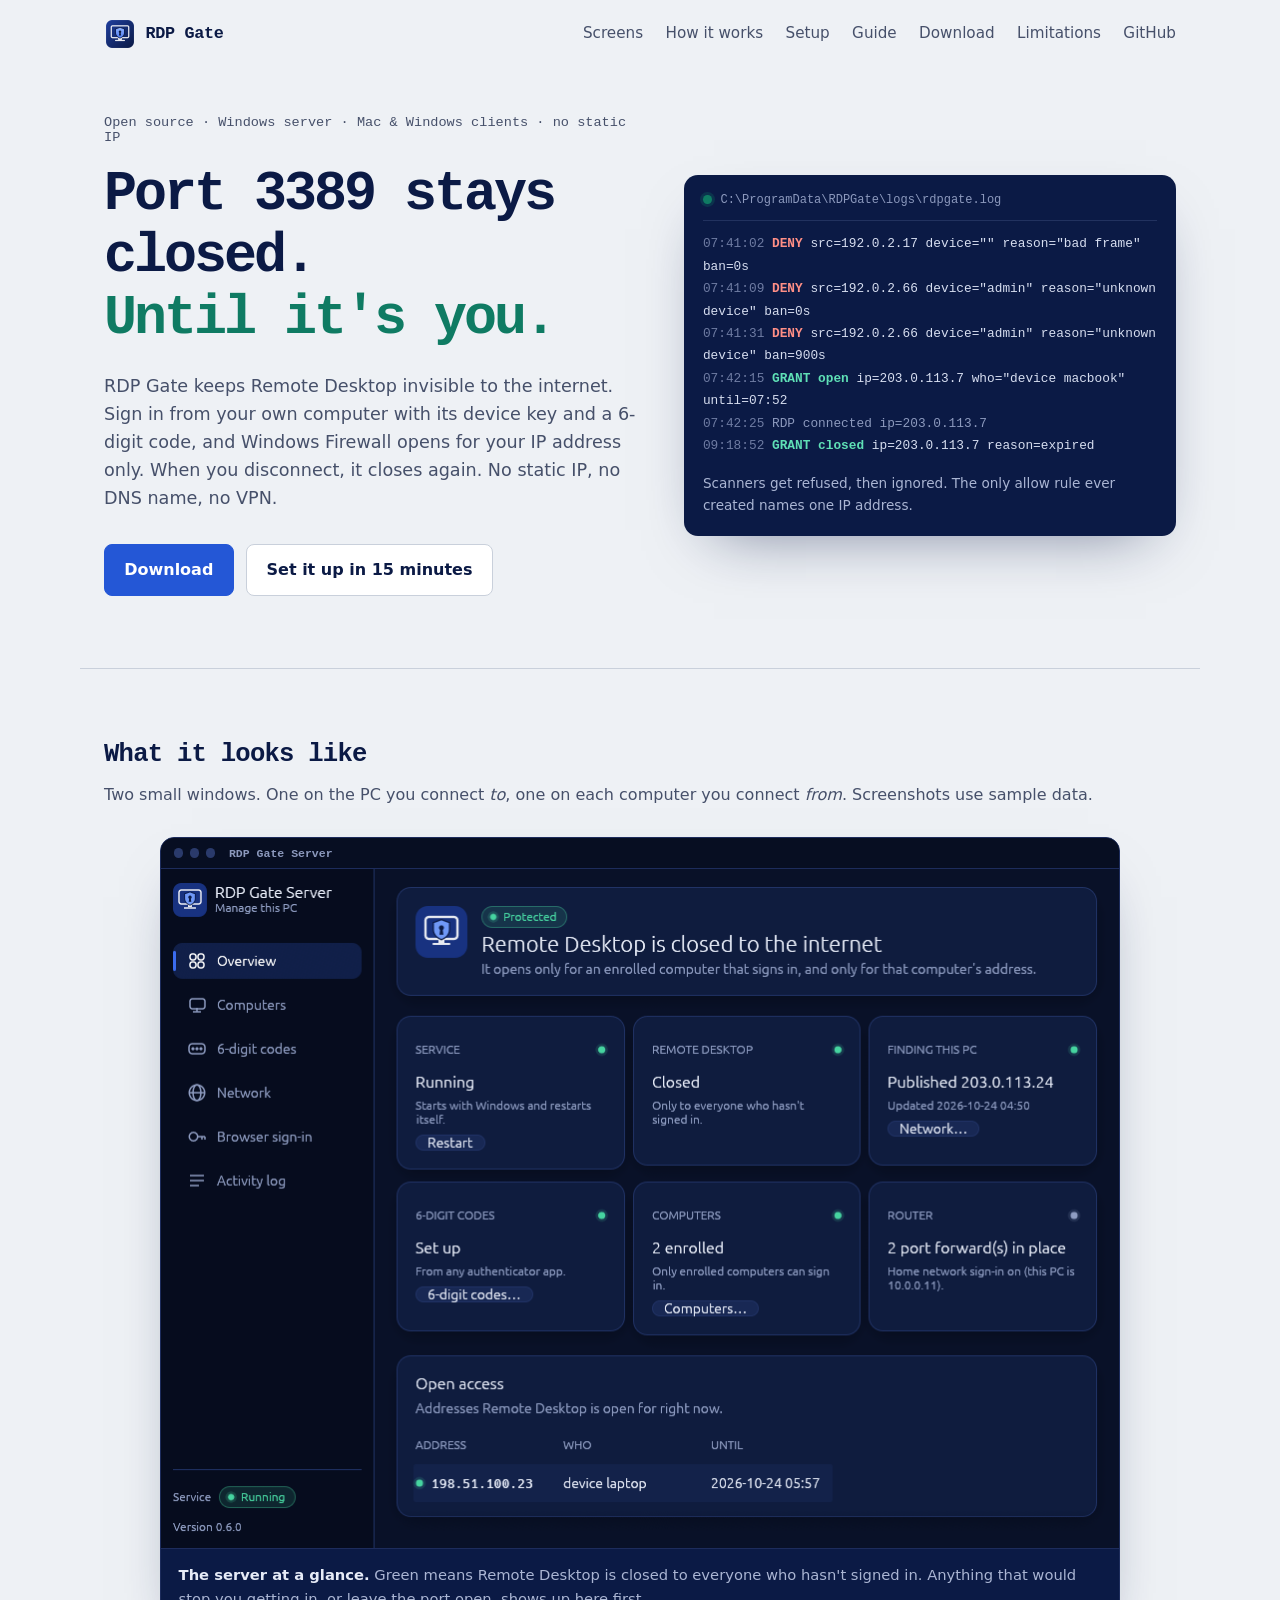
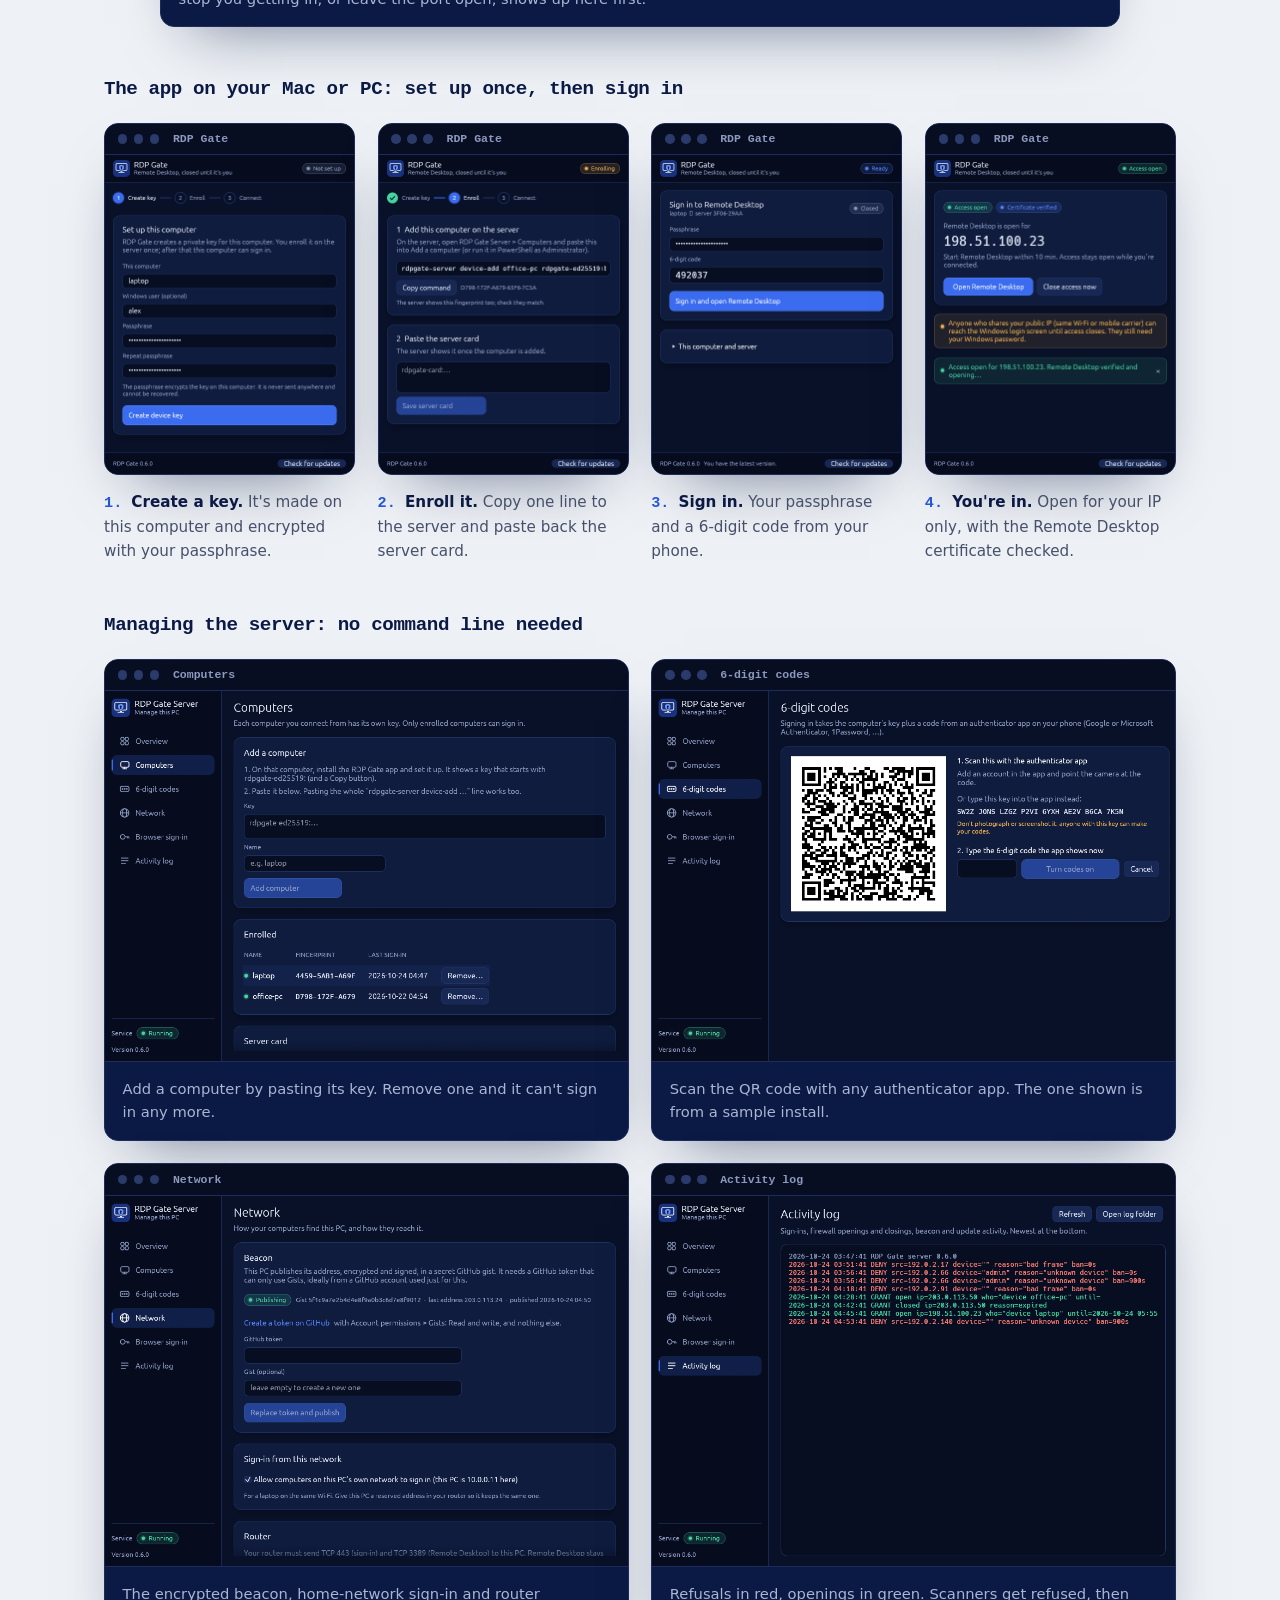
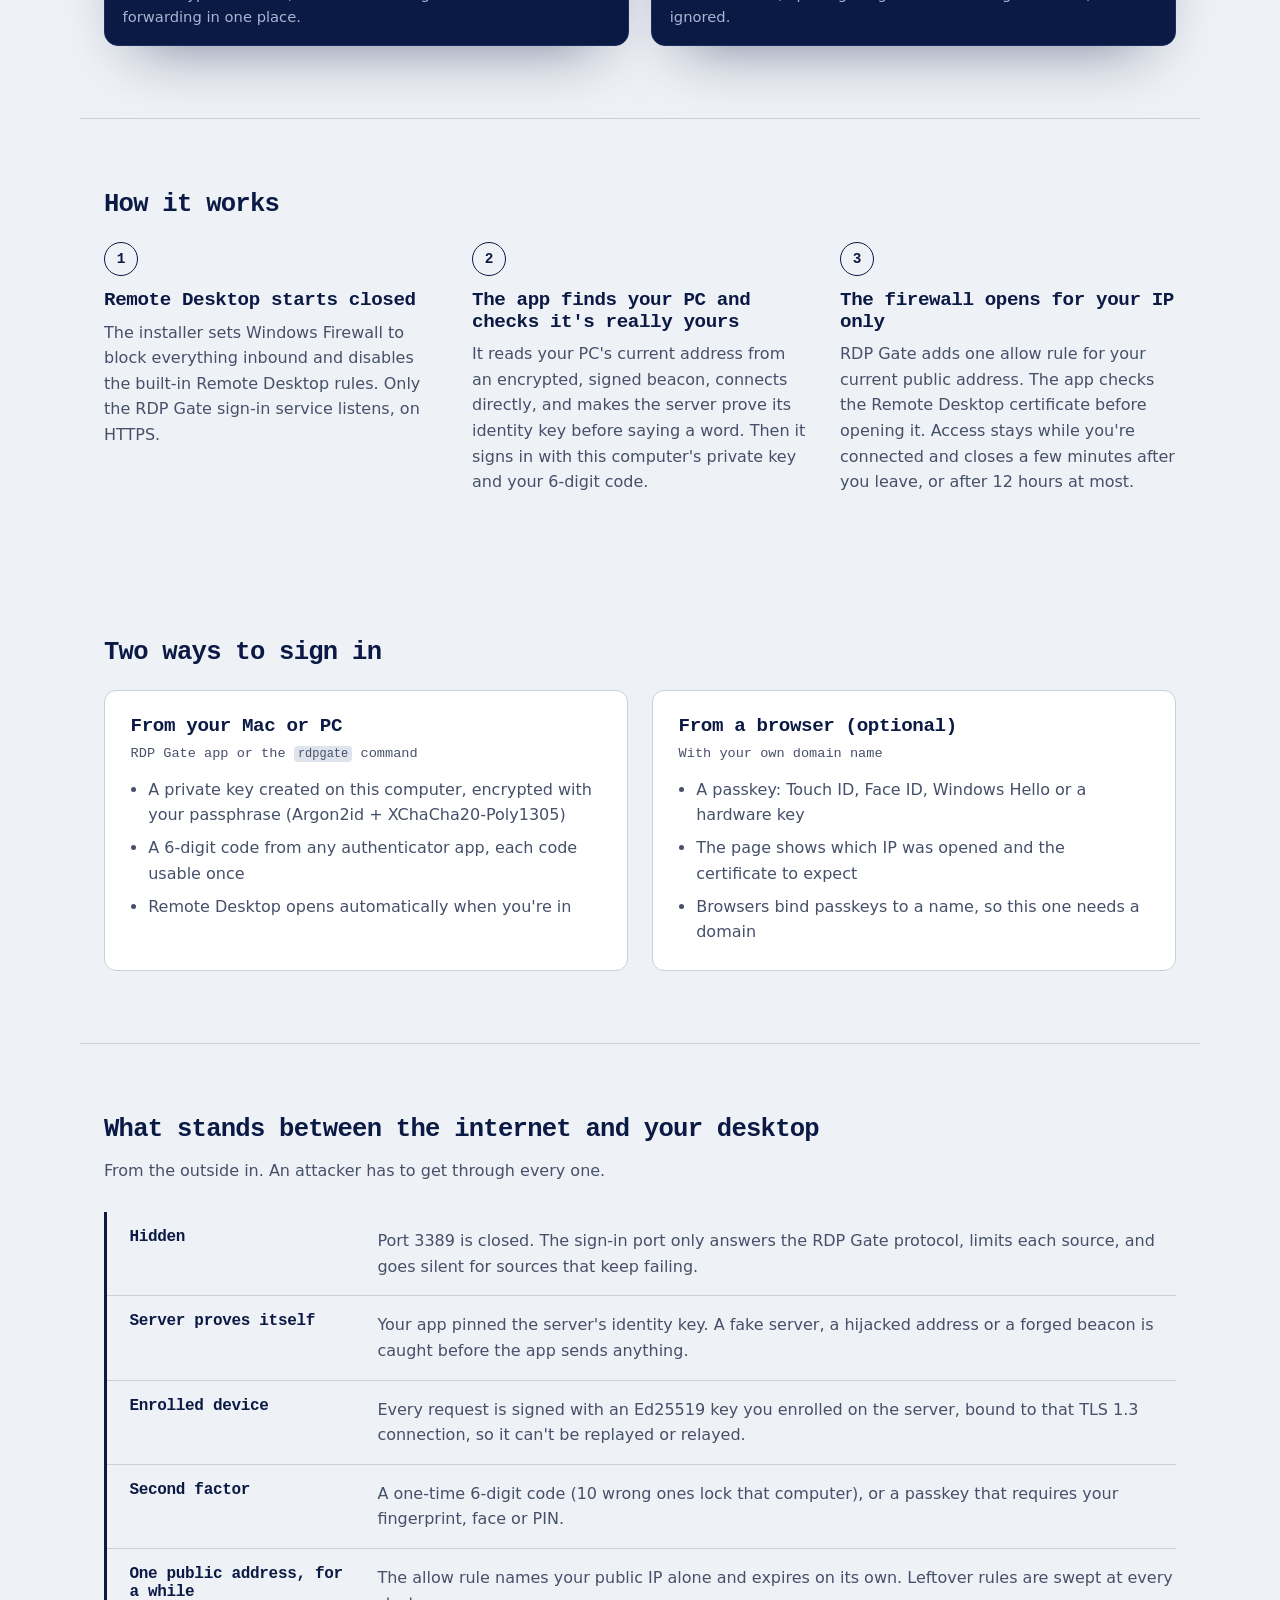
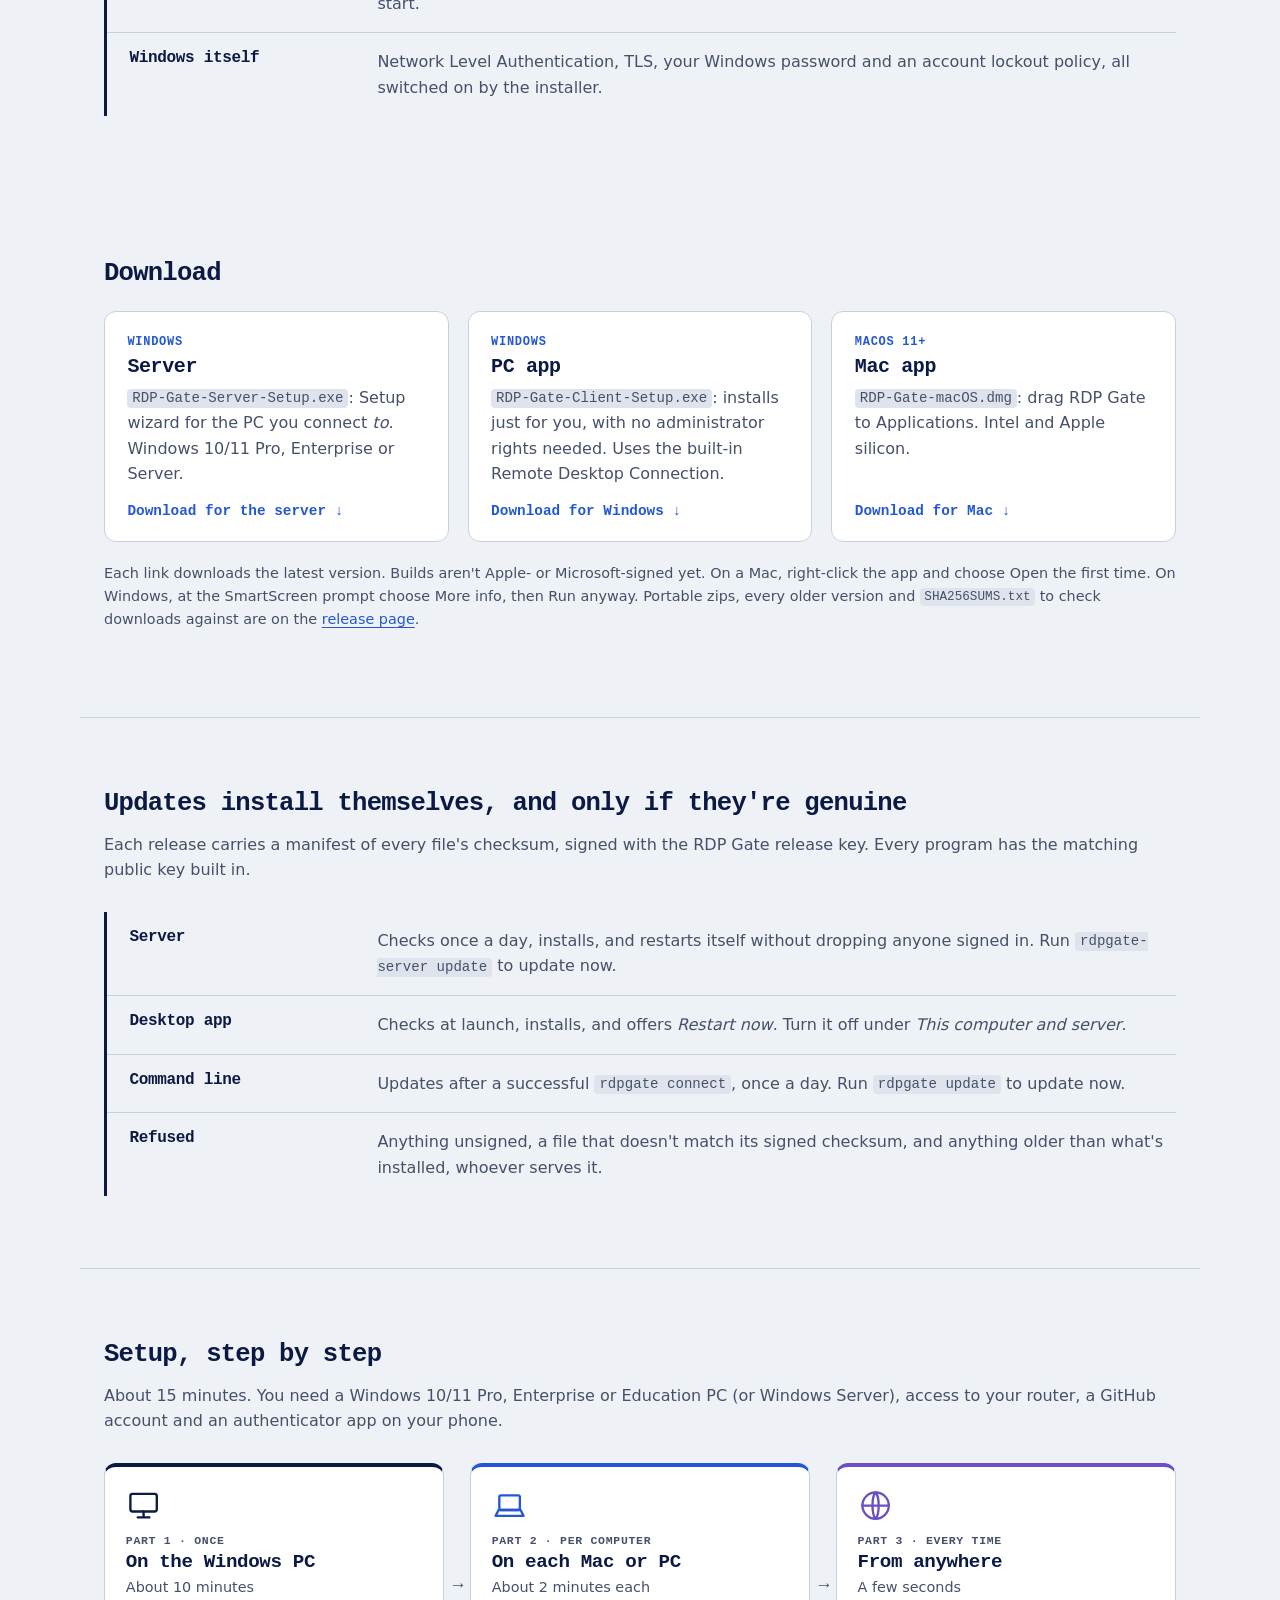
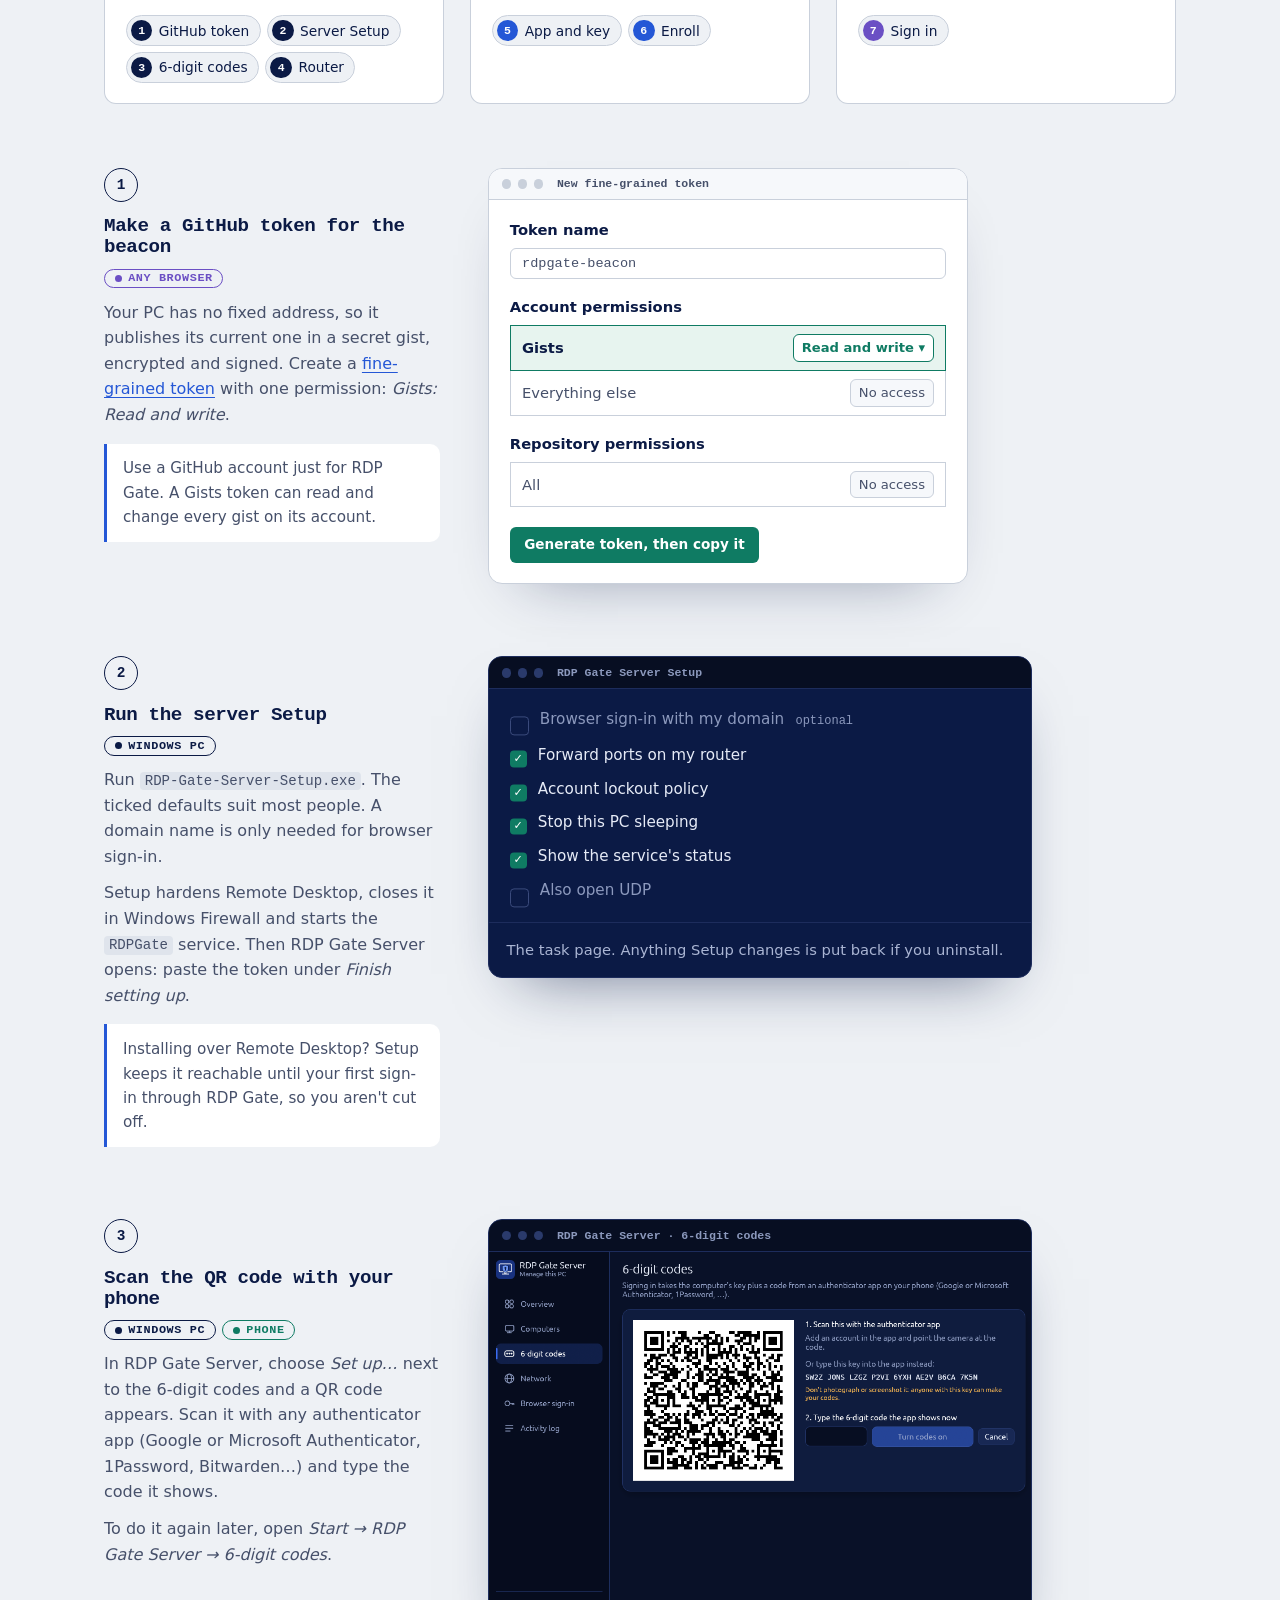
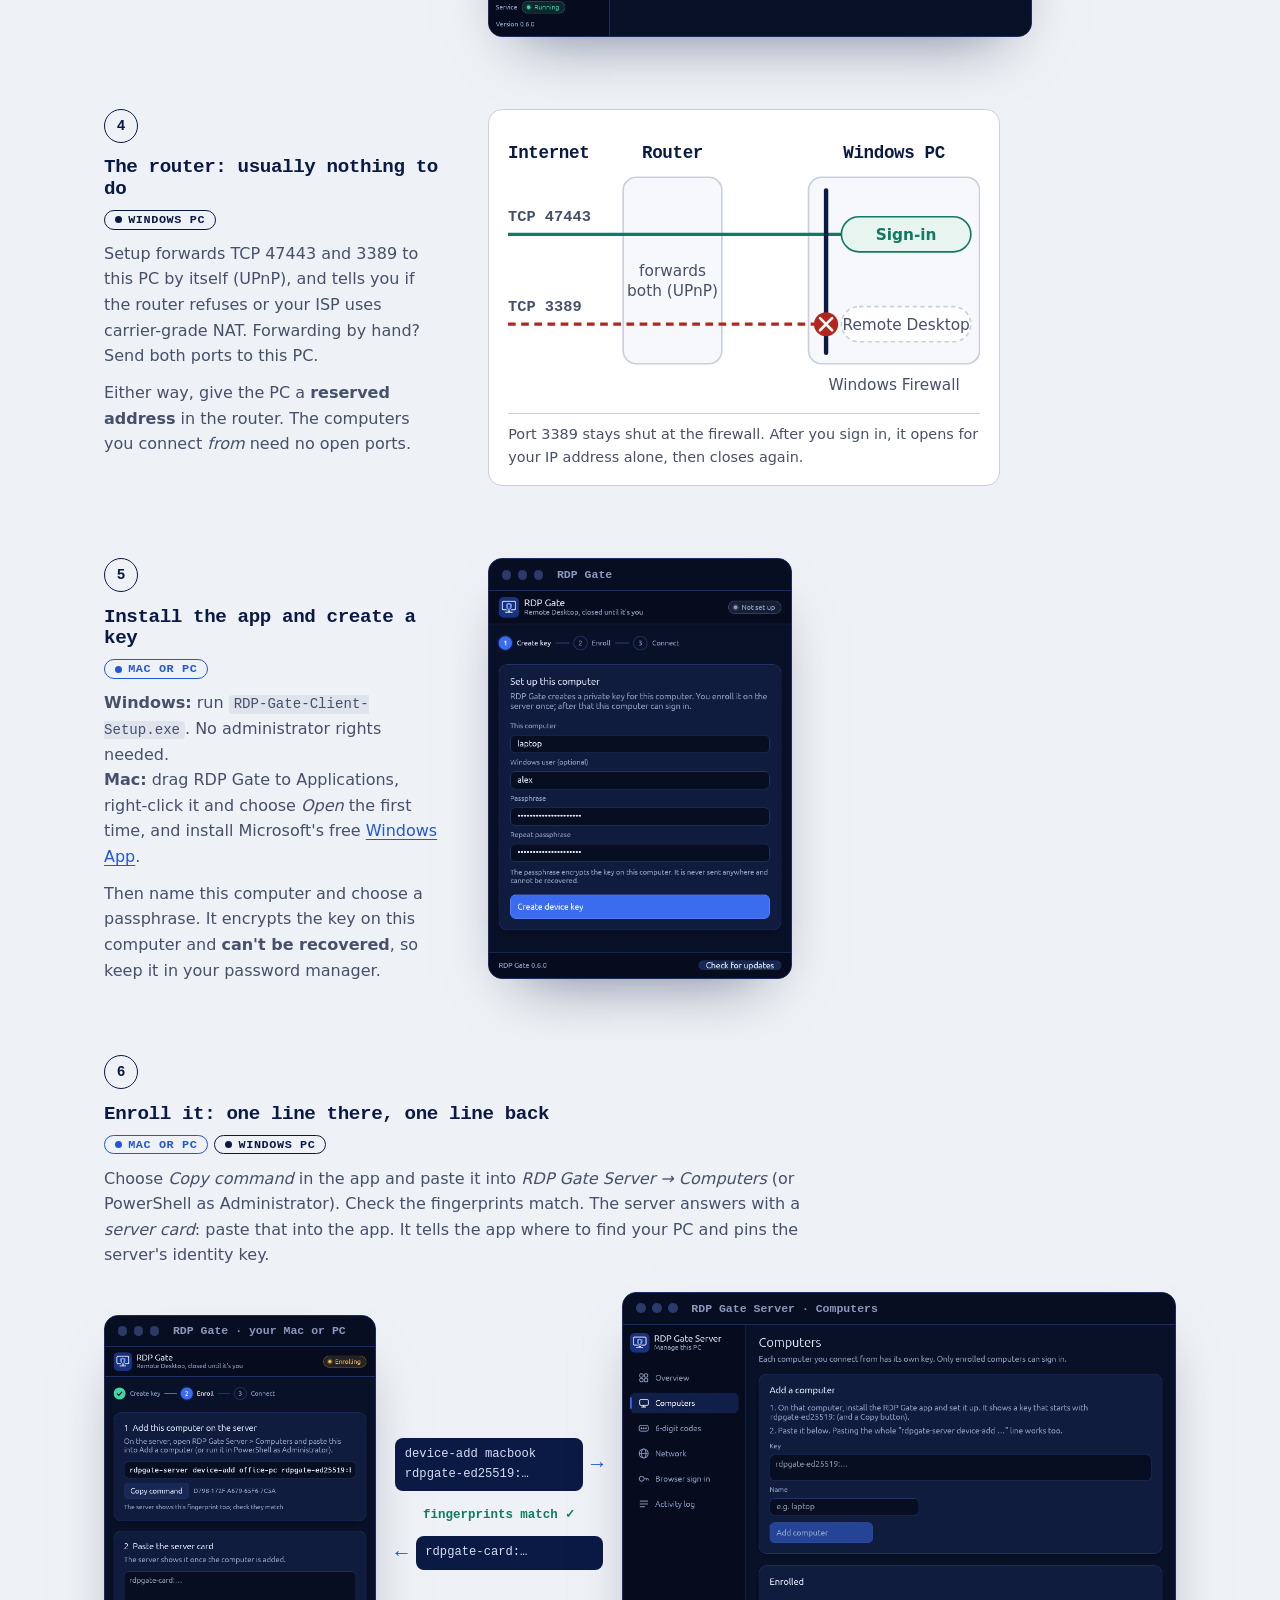
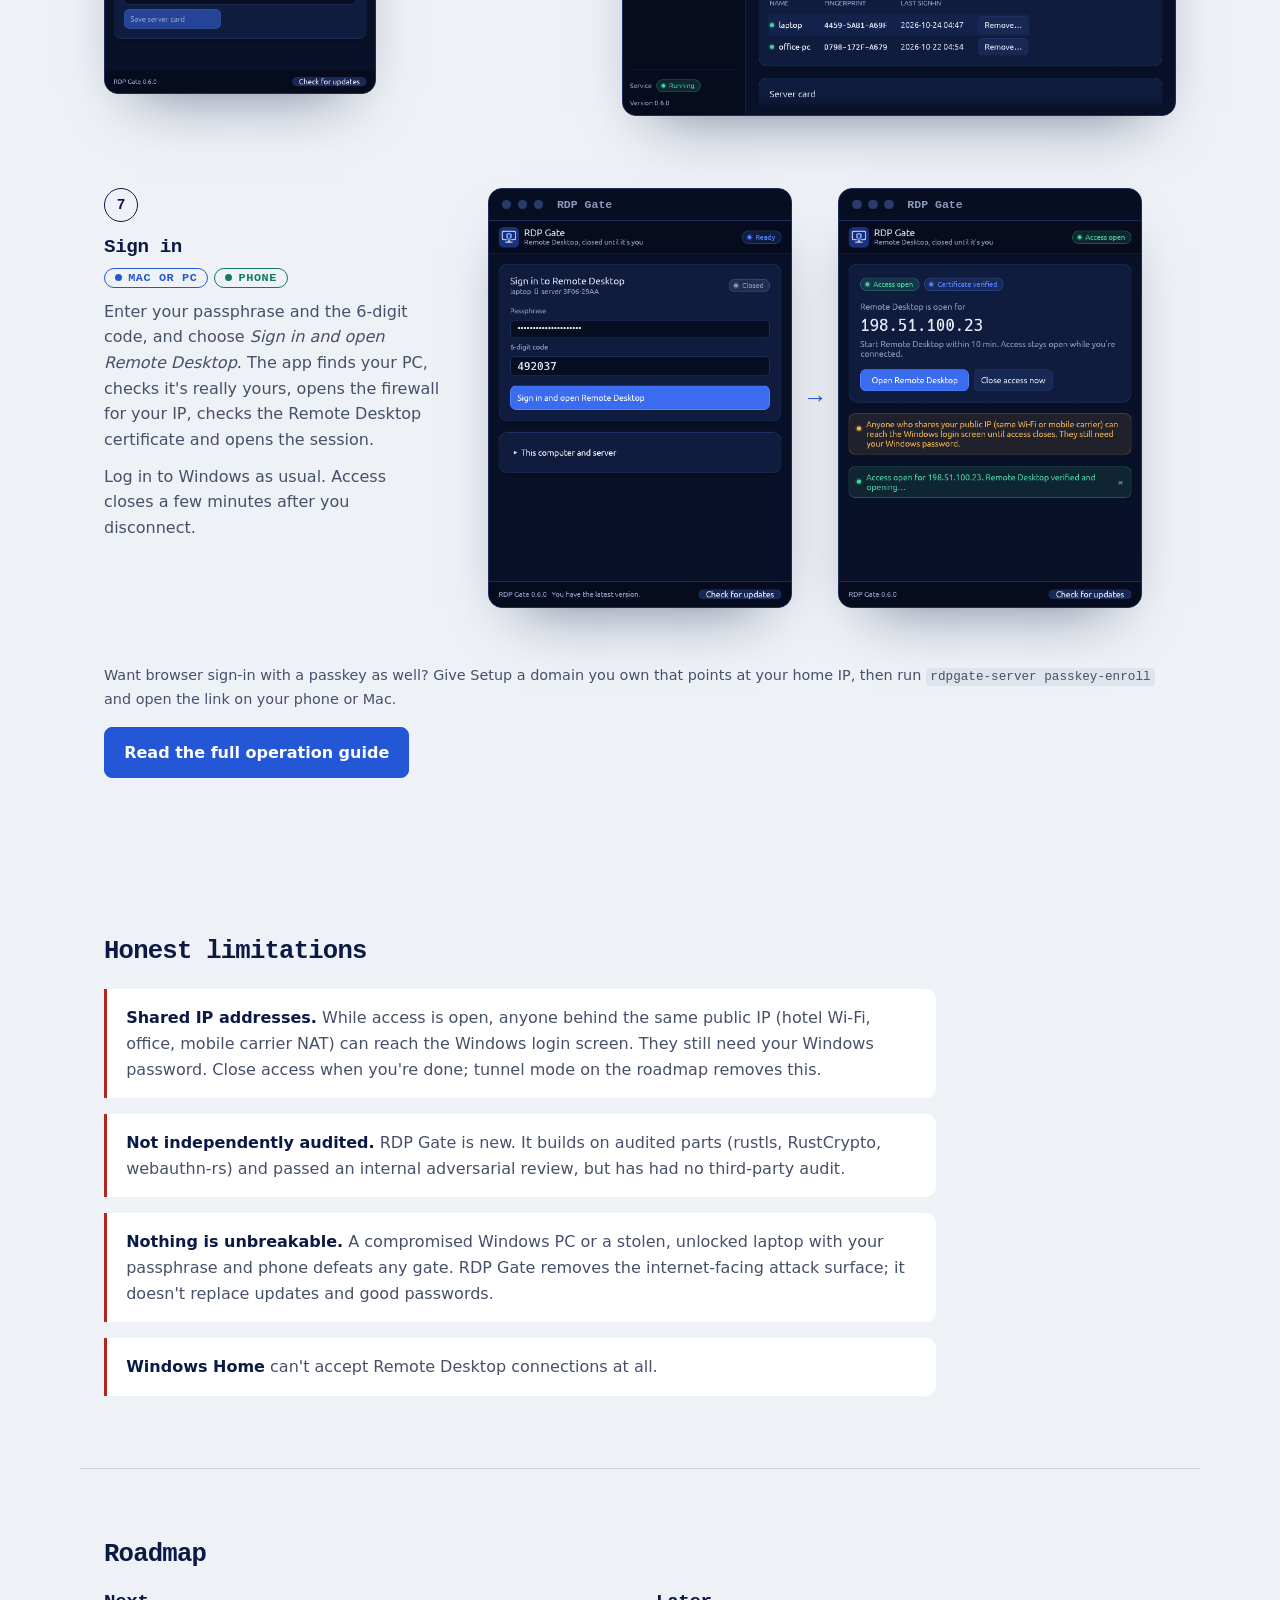
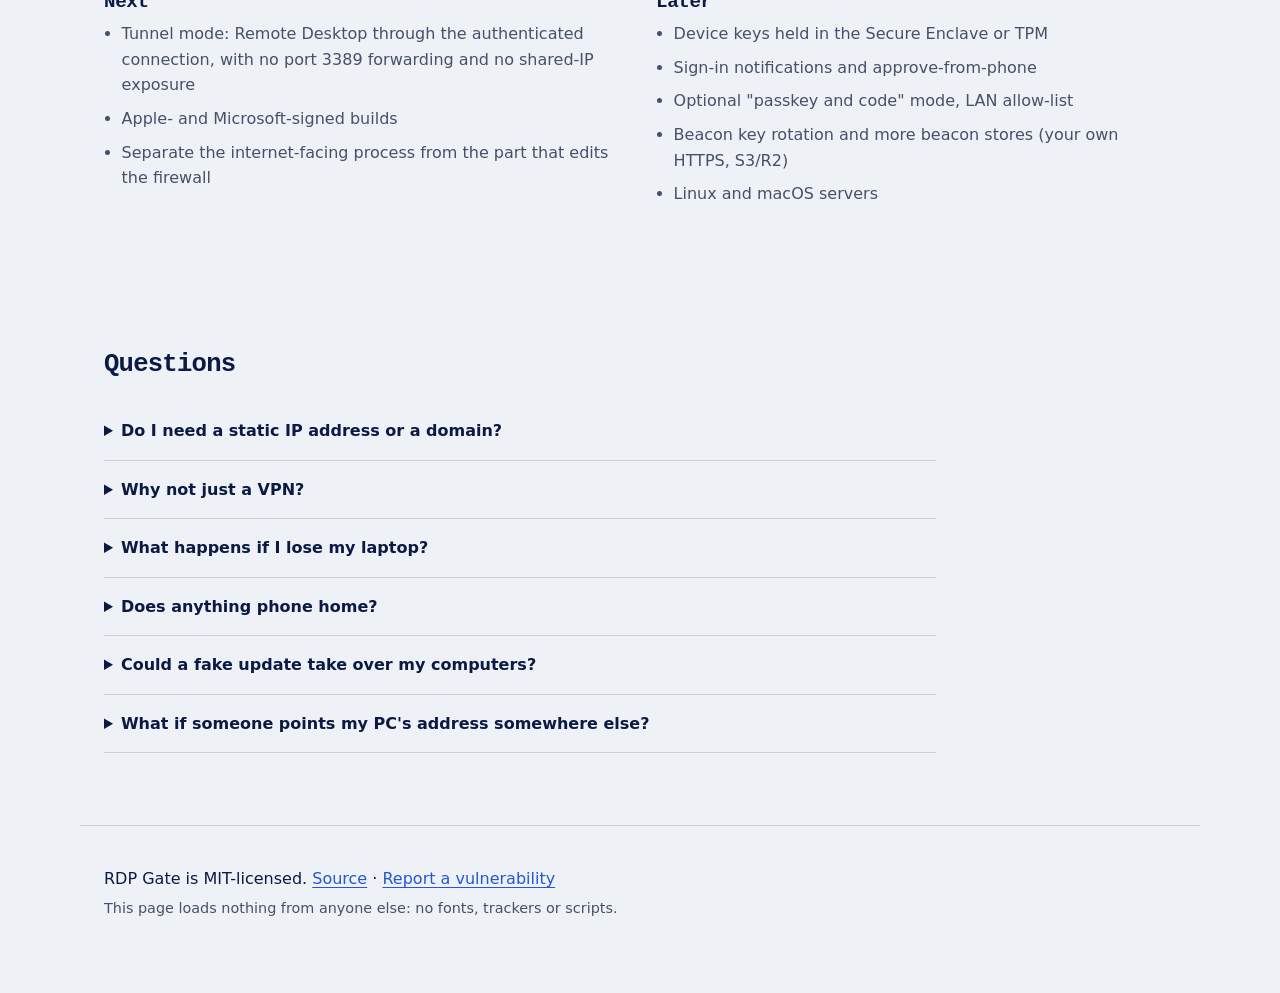
<file: docs/index.html>
<!doctype html>
<html lang="en">
<head>
<meta charset="utf-8">
<meta name="viewport" content="width=device-width, initial-scale=1">
<title>RDP Gate · Remote Desktop that stays closed until it's you</title>
<meta name="description" content="RDP Gate keeps Windows Remote Desktop closed to the internet. Sign in with a device key and a 6-digit code, or a passkey, and the firewall opens for your IP only, then closes again.">
<meta name="referrer" content="no-referrer">
<link rel="icon" type="image/png" href="assets/favicon.png">
<link rel="stylesheet" href="site.css">
</head>
<body>

<header class="bar">
  <a class="brand" href="./"><img src="assets/logo.png" alt="" width="32" height="32"><span>RDP Gate</span></a>
  <nav aria-label="Primary">
    <a href="#screens">Screens</a>
    <a href="#how">How it works</a>
    <a href="#setup">Setup</a>
    <a href="guide.html">Guide</a>
    <a href="#download">Download</a>
    <a href="#limits">Limitations</a>
    <a href="https://github.com/parthh37/rdpgate">GitHub</a>
  </nav>
</header>

<main>

<section class="hero">
  <div class="hero-copy">
    <p class="kicker">Open source · Windows server · Mac &amp; Windows clients · no static IP</p>
    <h1>Port 3389 stays closed.<br><span>Until it's you.</span></h1>
    <p class="lede">RDP Gate keeps Remote Desktop invisible to the internet. Sign in from your own computer with its device key and a 6-digit code, and Windows Firewall opens for your IP address only. When you disconnect, it closes again. No static IP, no DNS name, no VPN.</p>
    <div class="actions">
      <a class="btn primary" href="#download">Download</a>
      <a class="btn" href="guide.html">Set it up in 15 minutes</a>
    </div>
  </div>

  <figure class="console" aria-label="Example of the RDP Gate server log">
    <figcaption><span class="dot"></span>C:\ProgramData\RDPGate\logs\rdpgate.log</figcaption>
    <ol class="log">
      <li><time>07:41:02</time> <b class="deny">DENY</b> src=192.0.2.17 device="" reason="bad frame" ban=0s</li>
      <li><time>07:41:09</time> <b class="deny">DENY</b> src=192.0.2.66 device="admin" reason="unknown device" ban=0s</li>
      <li><time>07:41:31</time> <b class="deny">DENY</b> src=192.0.2.66 device="admin" reason="unknown device" ban=900s</li>
      <li><time>07:42:15</time> <b class="ok">GRANT open</b> ip=203.0.113.7 who="device macbook" until=07:52</li>
      <li class="quiet"><time>07:42:25</time> RDP connected ip=203.0.113.7</li>
      <li><time>09:18:52</time> <b class="ok">GRANT closed</b> ip=203.0.113.7 reason=expired</li>
    </ol>
    <p class="console-note">Scanners get refused, then ignored. The only allow rule ever created names one IP address.</p>
  </figure>
</section>

<section id="screens" class="band screens">
  <h2>What it looks like</h2>
  <p class="section-lede">Two small windows. One on the PC you connect <em>to</em>, one on each computer you connect <em>from</em>. Screenshots use sample data.</p>

  <figure class="window wide">
    <div class="chrome"><span></span><span></span><span></span><b>RDP Gate Server</b></div>
    <a href="assets/screenshots/server-overview.png"><img src="assets/screenshots/server-overview.png" width="960" height="680" alt="RDP Gate Server overview: a Protected banner, tiles for the service, Remote Desktop, the beacon, 6-digit codes, computers and router, and a table of open access"></a>
    <figcaption><strong>The server at a glance.</strong> Green means Remote Desktop is closed to everyone who hasn't signed in. Anything that would stop you getting in, or leave the port open, shows up here first.</figcaption>
  </figure>

  <h3 class="screens-sub">The app on your Mac or PC: set up once, then sign in</h3>
  <ol class="shots">
    <li>
      <figure class="window">
        <div class="chrome"><span></span><span></span><span></span><b>RDP Gate</b></div>
        <a href="assets/screenshots/app-setup.png"><img src="assets/screenshots/app-setup.png" width="500" height="640" loading="lazy" alt="Set up this computer: name, Windows user and passphrase fields, and a Create device key button"></a>
      </figure>
      <p><strong>Create a key.</strong> It's made on this computer and encrypted with your passphrase.</p>
    </li>
    <li>
      <figure class="window">
        <div class="chrome"><span></span><span></span><span></span><b>RDP Gate</b></div>
        <a href="assets/screenshots/app-enroll.png"><img src="assets/screenshots/app-enroll.png" width="500" height="640" loading="lazy" alt="Enroll this computer: a one-line command to copy to the server, its fingerprint, and a box for the server card"></a>
      </figure>
      <p><strong>Enroll it.</strong> Copy one line to the server and paste back the server card.</p>
    </li>
    <li>
      <figure class="window">
        <div class="chrome"><span></span><span></span><span></span><b>RDP Gate</b></div>
        <a href="assets/screenshots/app-signin.png"><img src="assets/screenshots/app-signin.png" width="500" height="640" loading="lazy" alt="Sign in to Remote Desktop: passphrase and 6-digit code fields and a Sign in and open Remote Desktop button"></a>
      </figure>
      <p><strong>Sign in.</strong> Your passphrase and a 6-digit code from your phone.</p>
    </li>
    <li>
      <figure class="window">
        <div class="chrome"><span></span><span></span><span></span><b>RDP Gate</b></div>
        <a href="assets/screenshots/app-open.png"><img src="assets/screenshots/app-open.png" width="500" height="640" loading="lazy" alt="Access open for one IP address, with the Remote Desktop certificate verified, and buttons to open Remote Desktop or close access"></a>
      </figure>
      <p><strong>You're in.</strong> Open for your IP only, with the Remote Desktop certificate checked.</p>
    </li>
  </ol>

  <h3 class="screens-sub">Managing the server: no command line needed</h3>
  <div class="grid-shots">
    <figure class="window">
      <div class="chrome"><span></span><span></span><span></span><b>Computers</b></div>
      <a href="assets/screenshots/server-computers.png"><img src="assets/screenshots/server-computers.png" width="960" height="680" loading="lazy" alt="Computers page: paste a computer's key to add it, and a list of enrolled computers with fingerprints and last sign-in"></a>
      <figcaption>Add a computer by pasting its key. Remove one and it can't sign in any more.</figcaption>
    </figure>
    <figure class="window">
      <div class="chrome"><span></span><span></span><span></span><b>6-digit codes</b></div>
      <a href="assets/screenshots/server-codes.png"><img src="assets/screenshots/server-codes.png" width="960" height="680" loading="lazy" alt="6-digit codes page with a QR code to scan into an authenticator app and a box for the first code"></a>
      <figcaption>Scan the QR code with any authenticator app. The one shown is from a sample install.</figcaption>
    </figure>
    <figure class="window">
      <div class="chrome"><span></span><span></span><span></span><b>Network</b></div>
      <a href="assets/screenshots/server-network.png"><img src="assets/screenshots/server-network.png" width="960" height="680" loading="lazy" alt="Network page: the encrypted beacon, sign-in from the home network, and router port forwarding"></a>
      <figcaption>The encrypted beacon, home-network sign-in and router forwarding in one place.</figcaption>
    </figure>
    <figure class="window">
      <div class="chrome"><span></span><span></span><span></span><b>Activity log</b></div>
      <a href="assets/screenshots/server-log.png"><img src="assets/screenshots/server-log.png" width="960" height="680" loading="lazy" alt="Activity log with refused connections in red and access openings in green"></a>
      <figcaption>Refusals in red, openings in green. Scanners get refused, then ignored.</figcaption>
    </figure>
  </div>
</section>

<section id="how" class="band">
  <h2>How it works</h2>
  <ol class="steps">
    <li>
      <h3>Remote Desktop starts closed</h3>
      <p>The installer sets Windows Firewall to block everything inbound and disables the built-in Remote Desktop rules. Only the RDP Gate sign-in service listens, on HTTPS.</p>
    </li>
    <li>
      <h3>The app finds your PC and checks it's really yours</h3>
      <p>It reads your PC's current address from an encrypted, signed beacon, connects directly, and makes the server prove its identity key before saying a word. Then it signs in with this computer's private key and your 6-digit code.</p>
    </li>
    <li>
      <h3>The firewall opens for your IP only</h3>
      <p>RDP Gate adds one allow rule for your current public address. The app checks the Remote Desktop certificate before opening it. Access stays while you're connected and closes a few minutes after you leave, or after 12 hours at most.</p>
    </li>
  </ol>
</section>

<section class="two-ways">
  <h2>Two ways to sign in</h2>
  <div class="ways">
    <article>
      <h3>From your Mac or PC</h3>
      <p class="who">RDP Gate app or the <code>rdpgate</code> command</p>
      <ul>
        <li>A private key created on this computer, encrypted with your passphrase (Argon2id + XChaCha20-Poly1305)</li>
        <li>A 6-digit code from any authenticator app, each code usable once</li>
        <li>Remote Desktop opens automatically when you're in</li>
      </ul>
    </article>
    <article>
      <h3>From a browser (optional)</h3>
      <p class="who">With your own domain name</p>
      <ul>
        <li>A passkey: Touch ID, Face ID, Windows Hello or a hardware key</li>
        <li>The page shows which IP was opened and the certificate to expect</li>
        <li>Browsers bind passkeys to a name, so this one needs a domain</li>
      </ul>
    </article>
  </div>
</section>

<section id="layers" class="band">
  <h2>What stands between the internet and your desktop</h2>
  <p class="section-lede">From the outside in. An attacker has to get through every one.</p>
  <dl class="layers">
    <div><dt>Hidden</dt><dd>Port 3389 is closed. The sign-in port only answers the RDP Gate protocol, limits each source, and goes silent for sources that keep failing.</dd></div>
    <div><dt>Server proves itself</dt><dd>Your app pinned the server's identity key. A fake server, a hijacked address or a forged beacon is caught before the app sends anything.</dd></div>
    <div><dt>Enrolled device</dt><dd>Every request is signed with an Ed25519 key you enrolled on the server, bound to that TLS 1.3 connection, so it can't be replayed or relayed.</dd></div>
    <div><dt>Second factor</dt><dd>A one-time 6-digit code (10 wrong ones lock that computer), or a passkey that requires your fingerprint, face or PIN.</dd></div>
    <div><dt>One public address, for a while</dt><dd>The allow rule names your public IP alone and expires on its own. Leftover rules are swept at every start.</dd></div>
    <div><dt>Windows itself</dt><dd>Network Level Authentication, TLS, your Windows password and an account lockout policy, all switched on by the installer.</dd></div>
  </dl>
</section>

<section id="download" class="downloads">
  <h2>Download</h2>
  <div class="cards">
    <!-- Each release also uploads these installers without the version in
         the name, so releases/latest/download/<name> is always the newest. -->
    <a class="card" href="https://github.com/parthh37/rdpgate/releases/latest/download/RDP-Gate-Server-Setup.exe">
      <span class="os">Windows</span>
      <strong>Server</strong>
      <span><code>RDP-Gate-Server-Setup.exe</code>: Setup wizard for the PC you connect <em>to</em>. Windows 10/11 Pro, Enterprise or Server.</span>
      <span class="get">Download for the server</span>
    </a>
    <a class="card" href="https://github.com/parthh37/rdpgate/releases/latest/download/RDP-Gate-Client-Setup.exe">
      <span class="os">Windows</span>
      <strong>PC app</strong>
      <span><code>RDP-Gate-Client-Setup.exe</code>: installs just for you, with no administrator rights needed. Uses the built-in Remote Desktop Connection.</span>
      <span class="get">Download for Windows</span>
    </a>
    <a class="card" href="https://github.com/parthh37/rdpgate/releases/latest/download/RDP-Gate-macOS.dmg">
      <span class="os">macOS 11+</span>
      <strong>Mac app</strong>
      <span><code>RDP-Gate-macOS.dmg</code>: drag RDP Gate to Applications. Intel and Apple silicon.</span>
      <span class="get">Download for Mac</span>
    </a>
  </div>
  <p class="fine">Each link downloads the latest version. Builds aren't Apple- or Microsoft-signed yet. On a Mac, right-click the app and choose Open the first time. On Windows, at the SmartScreen prompt choose More info, then Run anyway. Portable zips, every older version and <code>SHA256SUMS.txt</code> to check downloads against are on the <a href="https://github.com/parthh37/rdpgate/releases/latest">release page</a>.</p>
</section>

<section id="updates" class="band">
  <h2>Updates install themselves, and only if they're genuine</h2>
  <p class="section-lede">Each release carries a manifest of every file's checksum, signed with the RDP Gate release key. Every program has the matching public key built in.</p>
  <dl class="layers">
    <div><dt>Server</dt><dd>Checks once a day, installs, and restarts itself without dropping anyone signed in. Run <code>rdpgate-server update</code> to update now.</dd></div>
    <div><dt>Desktop app</dt><dd>Checks at launch, installs, and offers <em>Restart now</em>. Turn it off under <em>This computer and server</em>.</dd></div>
    <div><dt>Command line</dt><dd>Updates after a successful <code>rdpgate connect</code>, once a day. Run <code>rdpgate update</code> to update now.</dd></div>
    <div><dt>Refused</dt><dd>Anything unsigned, a file that doesn't match its signed checksum, and anything older than what's installed, whoever serves it.</dd></div>
  </dl>
</section>

<section id="setup" class="band">
  <h2>Setup, step by step</h2>
  <p class="section-lede">About 15 minutes. You need a Windows 10/11 Pro, Enterprise or Education PC (or Windows Server), access to your router, a GitHub account and an authenticator app on your phone.</p>

  <ol class="route" aria-label="Where each step happens">
    <li class="at-server">
      <svg viewBox="0 0 24 24" fill="none" stroke="currentColor" stroke-width="1.6" stroke-linecap="round" stroke-linejoin="round" aria-hidden="true"><rect x="3" y="4" width="18" height="12" rx="1.5"/><path d="M8 20h8M12 16v4"/></svg>
      <p class="phase">Part 1 · once</p>
      <h3>On the Windows PC</h3>
      <p class="time">About 10 minutes</p>
      <ul class="chips">
        <li><a href="#vs-token"><b>1</b>GitHub token</a></li>
        <li><a href="#vs-install"><b>2</b>Server Setup</a></li>
        <li><a href="#vs-codes"><b>3</b>6-digit codes</a></li>
        <li><a href="#vs-router"><b>4</b>Router</a></li>
      </ul>
    </li>
    <li class="at-client">
      <svg viewBox="0 0 24 24" fill="none" stroke="currentColor" stroke-width="1.6" stroke-linecap="round" stroke-linejoin="round" aria-hidden="true"><rect x="5" y="5" width="14" height="10" rx="1.2"/><path d="M2.5 19h19l-2-4h-15z"/></svg>
      <p class="phase">Part 2 · per computer</p>
      <h3>On each Mac or PC</h3>
      <p class="time">About 2 minutes each</p>
      <ul class="chips">
        <li><a href="#vs-app"><b>5</b>App and key</a></li>
        <li><a href="#vs-enroll"><b>6</b>Enroll</a></li>
      </ul>
    </li>
    <li class="at-anywhere">
      <svg viewBox="0 0 24 24" fill="none" stroke="currentColor" stroke-width="1.6" stroke-linecap="round" stroke-linejoin="round" aria-hidden="true"><circle cx="12" cy="12" r="9"/><path d="M3 12h18M12 3c2.8 3 2.8 15 0 18M12 3c-2.8 3-2.8 15 0 18"/></svg>
      <p class="phase">Part 3 · every time</p>
      <h3>From anywhere</h3>
      <p class="time">A few seconds</p>
      <ul class="chips">
        <li><a href="#vs-connect"><b>7</b>Sign in</a></li>
      </ul>
    </li>
  </ol>

  <ol class="vsteps">

    <li id="vs-token">
      <div class="vstep-text">
        <h3>Make a GitHub token for the beacon</h3>
        <p class="where"><span class="at-anywhere">Any browser</span></p>
        <p>Your PC has no fixed address, so it publishes its current one in a secret gist, encrypted and signed. Create a <a href="https://github.com/settings/personal-access-tokens/new">fine-grained token</a> with one permission: <em>Gists: Read and write</em>.</p>
        <p class="note">Use a GitHub account just for RDP Gate. A Gists token can read and change every gist on its account.</p>
      </div>
      <figure class="vstep-visual mock" aria-label="Illustration of the token permissions to choose">
        <div class="chrome"><span></span><span></span><span></span><b>New fine-grained token</b></div>
        <div class="mock-body">
          <p class="mock-k">Token name</p>
          <p class="mock-field">rdpgate-beacon</p>
          <p class="mock-k">Account permissions</p>
          <div class="perm on"><span>Gists</span><span class="sel">Read and write ▾</span></div>
          <div class="perm"><span>Everything else</span><span class="sel">No access</span></div>
          <p class="mock-k">Repository permissions</p>
          <div class="perm"><span>All</span><span class="sel">No access</span></div>
          <p class="mock-btn">Generate token, then copy it</p>
        </div>
      </figure>
    </li>

    <li id="vs-install">
      <div class="vstep-text">
        <h3>Run the server Setup</h3>
        <p class="where"><span class="at-server">Windows PC</span></p>
        <p>Run <code>RDP-Gate-Server-Setup.exe</code>. The ticked defaults suit most people. A domain name is only needed for browser sign-in.</p>
        <p>Setup hardens Remote Desktop, closes it in Windows Firewall and starts the <code>RDPGate</code> service. Then RDP Gate Server opens: paste the token under <em>Finish setting up</em>.</p>
        <p class="note">Installing over Remote Desktop? Setup keeps it reachable until your first sign-in through RDP Gate, so you aren't cut off.</p>
      </div>
      <figure class="vstep-visual window" aria-label="Illustration of the tasks in the server Setup wizard">
        <div class="chrome"><span></span><span></span><span></span><b>RDP Gate Server Setup</b></div>
        <ul class="tasks">
          <li class="off">Browser sign-in with my domain <small>optional</small></li>
          <li>Forward ports on my router</li>
          <li>Account lockout policy</li>
          <li>Stop this PC sleeping</li>
          <li>Show the service's status</li>
          <li class="off">Also open UDP</li>
        </ul>
        <figcaption>The task page. Anything Setup changes is put back if you uninstall.</figcaption>
      </figure>
    </li>

    <li id="vs-codes">
      <div class="vstep-text">
        <h3>Scan the QR code with your phone</h3>
        <p class="where"><span class="at-server">Windows PC</span><span class="at-phone">Phone</span></p>
        <p>In RDP Gate Server, choose <em>Set up…</em> next to the 6-digit codes and a QR code appears. Scan it with any authenticator app (Google or Microsoft Authenticator, 1Password, Bitwarden…) and type the code it shows.</p>
        <p>To do it again later, open <em>Start → RDP Gate Server → 6-digit codes</em>.</p>
      </div>
      <figure class="vstep-visual window">
        <div class="chrome"><span></span><span></span><span></span><b>RDP Gate Server · 6-digit codes</b></div>
        <a href="assets/screenshots/server-codes.png"><img src="assets/screenshots/server-codes.png" width="960" height="680" loading="lazy" alt="The 6-digit codes page with a sample QR code and a box for the first code"></a>
      </figure>
    </li>

    <li id="vs-router">
      <div class="vstep-text">
        <h3>The router: usually nothing to do</h3>
        <p class="where"><span class="at-server">Windows PC</span></p>
        <p>Setup forwards TCP 47443 and 3389 to this PC by itself (UPnP), and tells you if the router refuses or your ISP uses carrier-grade NAT. Forwarding by hand? Send both ports to this PC.</p>
        <p>Either way, give the PC a <strong>reserved address</strong> in the router. The computers you connect <em>from</em> need no open ports.</p>
      </div>
      <figure class="vstep-visual diagram">
        <svg viewBox="0 0 430 250" role="img" aria-labelledby="rt-t rt-d">
          <title id="rt-t">The two ports on the way in</title>
          <desc id="rt-d">The router forwards TCP 47443 and TCP 3389 to the Windows PC. Windows Firewall lets 47443 through to the RDP Gate sign-in service, and keeps 3389 shut until you sign in.</desc>
          <text x="0" y="26" class="d-col">Internet</text>
          <text x="150" y="26" class="d-col" text-anchor="middle">Router</text>
          <text x="352" y="26" class="d-col" text-anchor="middle">Windows PC</text>

          <rect x="105" y="44" width="90" height="170" rx="12" class="d-box"/>
          <text x="150" y="134" class="d-small" text-anchor="middle">forwards</text>
          <text x="150" y="152" class="d-small" text-anchor="middle">both (UPnP)</text>
          <rect x="274" y="44" width="156" height="170" rx="12" class="d-box"/>

          <line x1="0" y1="96" x2="304" y2="96" class="d-allow"/>
          <text x="0" y="84" class="d-port">TCP 47443</text>
          <rect x="304" y="80" width="118" height="32" rx="16" class="d-pill-allow"/>
          <text x="363" y="101" class="d-pill-text" text-anchor="middle">Sign-in</text>

          <line x1="0" y1="178" x2="279" y2="178" class="d-deny"/>
          <text x="0" y="166" class="d-port">TCP 3389</text>
          <rect x="304" y="162" width="118" height="32" rx="16" class="d-pill-off"/>
          <text x="363" y="183" class="d-pill-text off" text-anchor="middle">Remote Desktop</text>

          <line x1="290" y1="56" x2="290" y2="204" class="d-wall"/>
          <circle cx="290" cy="178" r="11" class="d-stop"/>
          <path d="M284.5 172.5l11 11M295.5 172.5l-11 11" class="d-x"/>
          <text x="352" y="238" class="d-small" text-anchor="middle">Windows Firewall</text>
        </svg>
        <figcaption>Port 3389 stays shut at the firewall. After you sign in, it opens for your IP address alone, then closes again.</figcaption>
      </figure>
    </li>

    <li id="vs-app">
      <div class="vstep-text">
        <h3>Install the app and create a key</h3>
        <p class="where"><span class="at-client">Mac or PC</span></p>
        <p><strong>Windows:</strong> run <code>RDP-Gate-Client-Setup.exe</code>. No administrator rights needed.<br><strong>Mac:</strong> drag RDP Gate to Applications, right-click it and choose <em>Open</em> the first time, and install Microsoft's free <a href="https://apps.apple.com/app/windows-app/id1295203466">Windows App</a>.</p>
        <p>Then name this computer and choose a passphrase. It encrypts the key on this computer and <strong>can't be recovered</strong>, so keep it in your password manager.</p>
      </div>
      <figure class="vstep-visual window app">
        <div class="chrome"><span></span><span></span><span></span><b>RDP Gate</b></div>
        <a href="assets/screenshots/app-setup.png"><img src="assets/screenshots/app-setup.png" width="500" height="640" loading="lazy" alt="Set up this computer: name, Windows user and passphrase fields, and a Create device key button"></a>
      </figure>
    </li>

    <li id="vs-enroll" class="full">
      <div class="vstep-text">
        <h3>Enroll it: one line there, one line back</h3>
        <p class="where"><span class="at-client">Mac or PC</span><span class="at-server">Windows PC</span></p>
        <p>Choose <em>Copy command</em> in the app and paste it into <em>RDP Gate Server → Computers</em> (or PowerShell as Administrator). Check the fingerprints match. The server answers with a <em>server card</em>: paste that into the app. It tells the app where to find your PC and pins the server's identity key.</p>
      </div>
      <div class="vstep-visual exchange">
        <figure class="window app">
          <div class="chrome"><span></span><span></span><span></span><b>RDP Gate · your Mac or PC</b></div>
          <a href="assets/screenshots/app-enroll.png"><img src="assets/screenshots/app-enroll.png" width="500" height="640" loading="lazy" alt="Enroll this computer: a one-line command to copy to the server, its fingerprint, and a box for the server card"></a>
        </figure>
        <div class="hops" aria-hidden="true">
          <p class="hop"><code>device-add macbook rdpgate-ed25519:…</code><span>→</span></p>
          <p class="hop check">fingerprints match ✓</p>
          <p class="hop back"><span>←</span><code>rdpgate-card:…</code></p>
        </div>
        <figure class="window">
          <div class="chrome"><span></span><span></span><span></span><b>RDP Gate Server · Computers</b></div>
          <a href="assets/screenshots/server-computers.png"><img src="assets/screenshots/server-computers.png" width="960" height="680" loading="lazy" alt="Computers page of RDP Gate Server: paste a computer's key to add it, and a list of enrolled computers"></a>
        </figure>
      </div>
    </li>

    <li id="vs-connect">
      <div class="vstep-text">
        <h3>Sign in</h3>
        <p class="where"><span class="at-client">Mac or PC</span><span class="at-phone">Phone</span></p>
        <p>Enter your passphrase and the 6-digit code, and choose <em>Sign in and open Remote Desktop</em>. The app finds your PC, checks it's really yours, opens the firewall for your IP, checks the Remote Desktop certificate and opens the session.</p>
        <p>Log in to Windows as usual. Access closes a few minutes after you disconnect.</p>
      </div>
      <div class="vstep-visual pair">
        <figure class="window app">
          <div class="chrome"><span></span><span></span><span></span><b>RDP Gate</b></div>
          <a href="assets/screenshots/app-signin.png"><img src="assets/screenshots/app-signin.png" width="500" height="640" loading="lazy" alt="Sign in to Remote Desktop: passphrase and 6-digit code fields"></a>
        </figure>
        <span class="arrow" aria-hidden="true">→</span>
        <figure class="window app">
          <div class="chrome"><span></span><span></span><span></span><b>RDP Gate</b></div>
          <a href="assets/screenshots/app-open.png"><img src="assets/screenshots/app-open.png" width="500" height="640" loading="lazy" alt="Access open for one IP address, with the Remote Desktop certificate verified"></a>
        </figure>
      </div>
    </li>
  </ol>

  <p class="fine">Want browser sign-in with a passkey as well? Give Setup a domain you own that points at your home IP, then run <code>rdpgate-server passkey-enroll</code> and open the link on your phone or Mac.</p>
  <p><a class="btn primary" href="guide.html">Read the full operation guide</a></p>
</section>

<section id="limits" class="limits">
  <h2>Honest limitations</h2>
  <ul>
    <li><strong>Shared IP addresses.</strong> While access is open, anyone behind the same public IP (hotel Wi-Fi, office, mobile carrier NAT) can reach the Windows login screen. They still need your Windows password. Close access when you're done; tunnel mode on the roadmap removes this.</li>
    <li><strong>Not independently audited.</strong> RDP Gate is new. It builds on audited parts (rustls, RustCrypto, webauthn-rs) and passed an internal adversarial review, but has had no third-party audit.</li>
    <li><strong>Nothing is unbreakable.</strong> A compromised Windows PC or a stolen, unlocked laptop with your passphrase and phone defeats any gate. RDP Gate removes the internet-facing attack surface; it doesn't replace updates and good passwords.</li>
    <li><strong>Windows Home</strong> can't accept Remote Desktop connections at all.</li>
  </ul>
</section>

<section id="roadmap" class="band roadmap">
  <h2>Roadmap</h2>
  <div class="columns">
    <div>
      <h3>Next</h3>
      <ul>
        <li>Tunnel mode: Remote Desktop through the authenticated connection, with no port 3389 forwarding and no shared-IP exposure</li>
        <li>Apple- and Microsoft-signed builds</li>
        <li>Separate the internet-facing process from the part that edits the firewall</li>
      </ul>
    </div>
    <div>
      <h3>Later</h3>
      <ul>
        <li>Device keys held in the Secure Enclave or TPM</li>
        <li>Sign-in notifications and approve-from-phone</li>
        <li>Optional "passkey and code" mode, LAN allow-list</li>
        <li>Beacon key rotation and more beacon stores (your own HTTPS, S3/R2)</li>
        <li>Linux and macOS servers</li>
      </ul>
    </div>
  </div>
</section>

<section id="faq" class="faq">
  <h2>Questions</h2>
  <details>
    <summary>Do I need a static IP address or a domain?</summary>
    <p>No. Your PC publishes its current address as an encrypted, signed beacon in a secret GitHub gist. The gist only ever holds ciphertext (GitHub, like any website, does see the IP address each update comes from), and nobody can forge a beacon without your server's key. A domain is only needed for the optional browser sign-in.</p>
  </details>
  <details>
    <summary>Why not just a VPN?</summary>
    <p>A VPN is a fine answer. RDP Gate is for people who want one small thing on the server, no always-on tunnel on every laptop, and a browser fallback with a passkey.</p>
  </details>
  <details>
    <summary>What happens if I lose my laptop?</summary>
    <p>Its key is useless without your passphrase and your second factor. Remove it anyway: <code>rdpgate-server device-remove macbook</code> takes effect immediately.</p>
  </details>
  <details>
    <summary>Does anything phone home?</summary>
    <p>No. The server asks two public "what is my IP" services and updates your own gist. There is no telemetry and no account with us.</p>
  </details>
  <details>
    <summary>Could a fake update take over my computers?</summary>
    <p>Not without the release key. The programs refuse updates without a valid signature and refuse to go back to older versions. A compromised download, a network attacker, or someone who can only edit the release page can't get code onto your machines.</p>
  </details>
  <details>
    <summary>What if someone points my PC's address somewhere else?</summary>
    <p>The app refuses to talk to any server that can't prove your server's pinned key, and refuses to open Remote Desktop if the RDP certificate doesn't match what your server vouched for. Worst case, you can't connect; you never connect to the wrong machine.</p>
  </details>
</section>

</main>

<footer class="foot">
  <p>RDP Gate is MIT-licensed. <a href="https://github.com/parthh37/rdpgate">Source</a> · <a href="https://github.com/parthh37/rdpgate/blob/main/SECURITY.md">Report a vulnerability</a></p>
  <p class="fine">This page loads nothing from anyone else: no fonts, trackers or scripts.</p>
</footer>

</body>
</html>
</file>
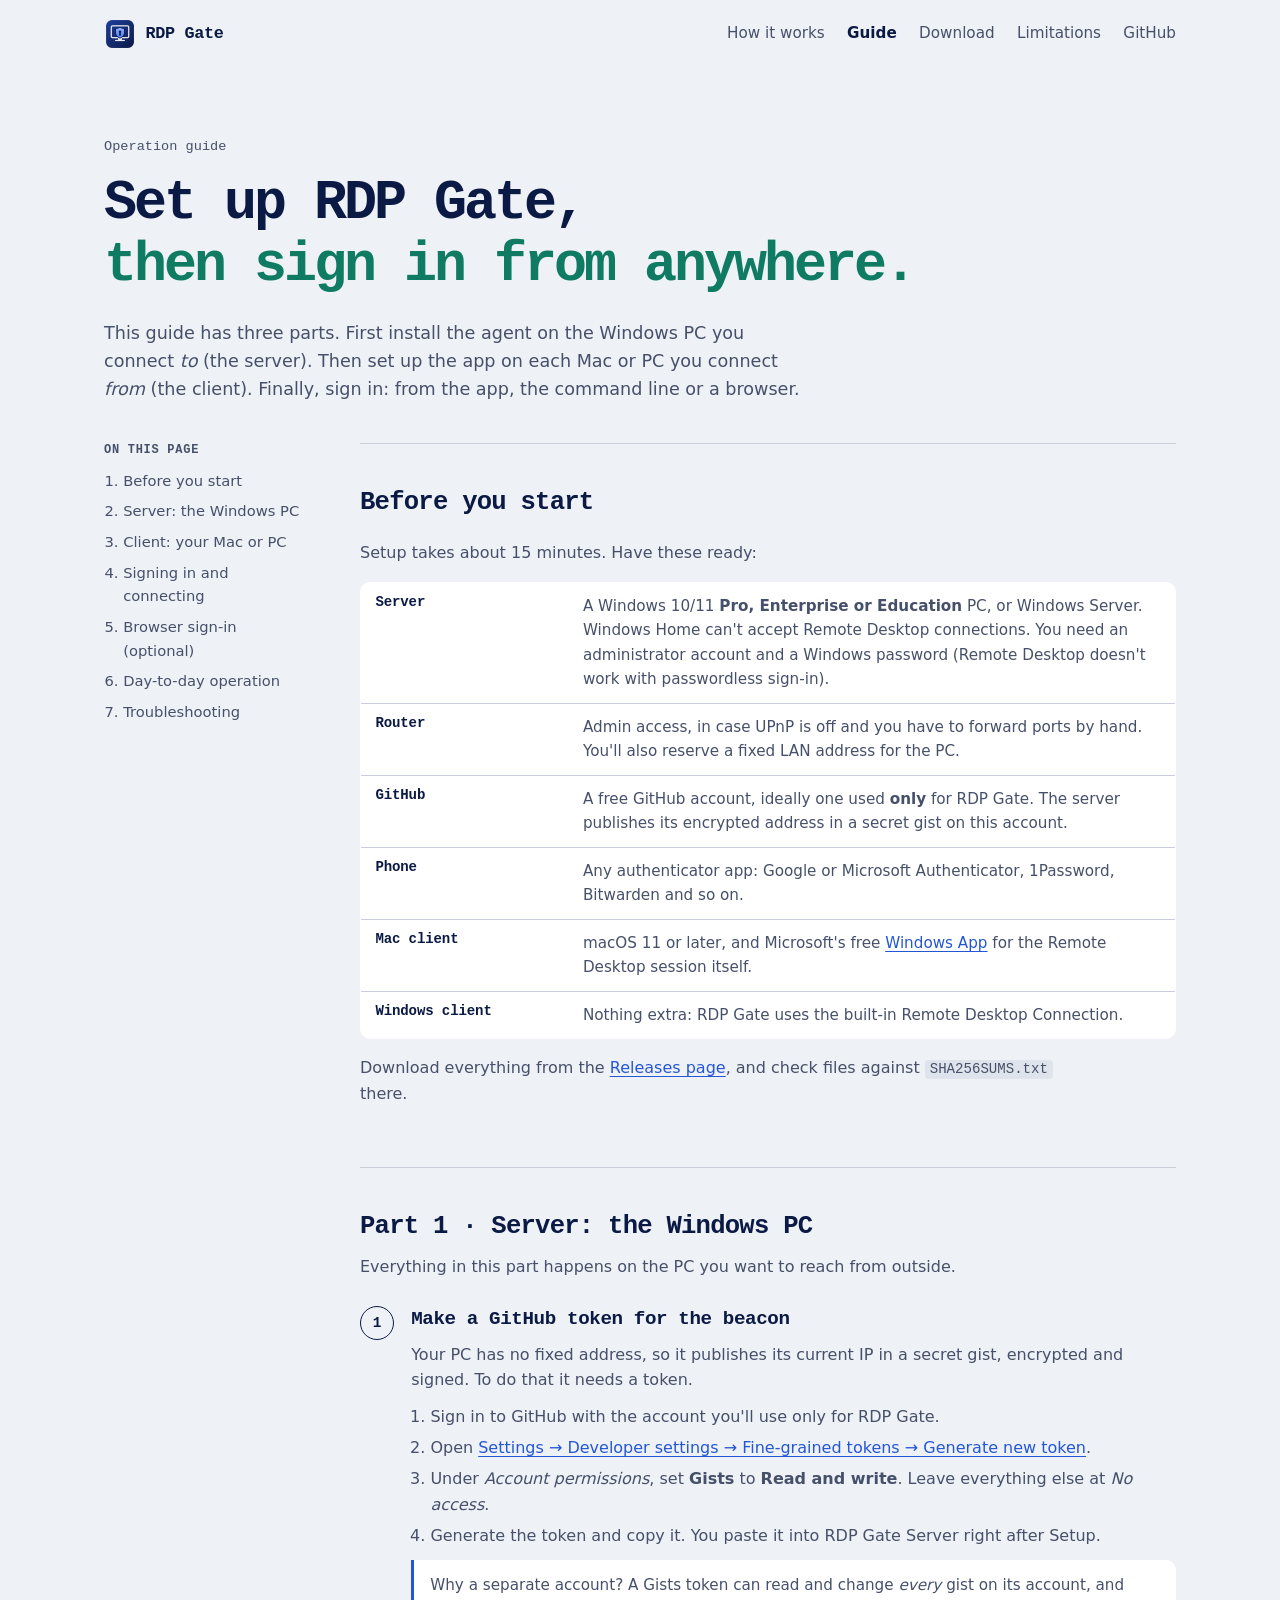
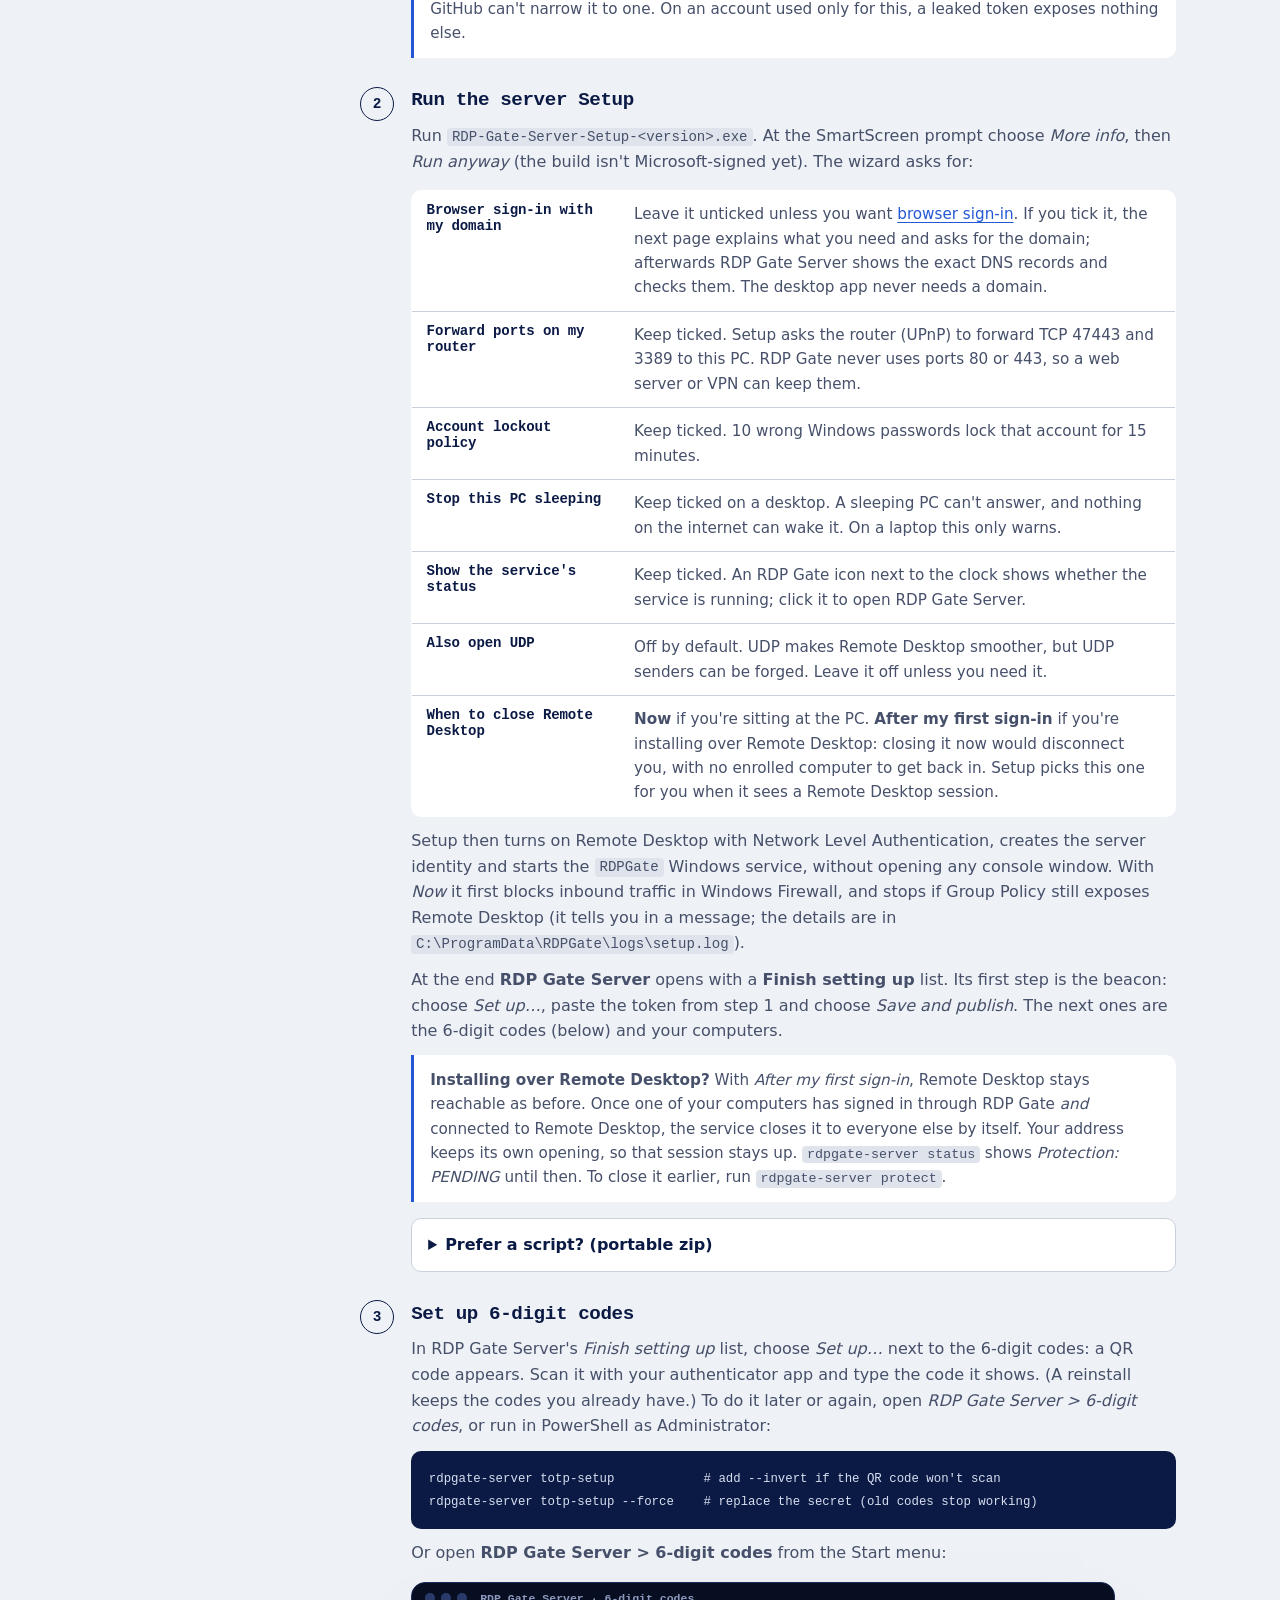
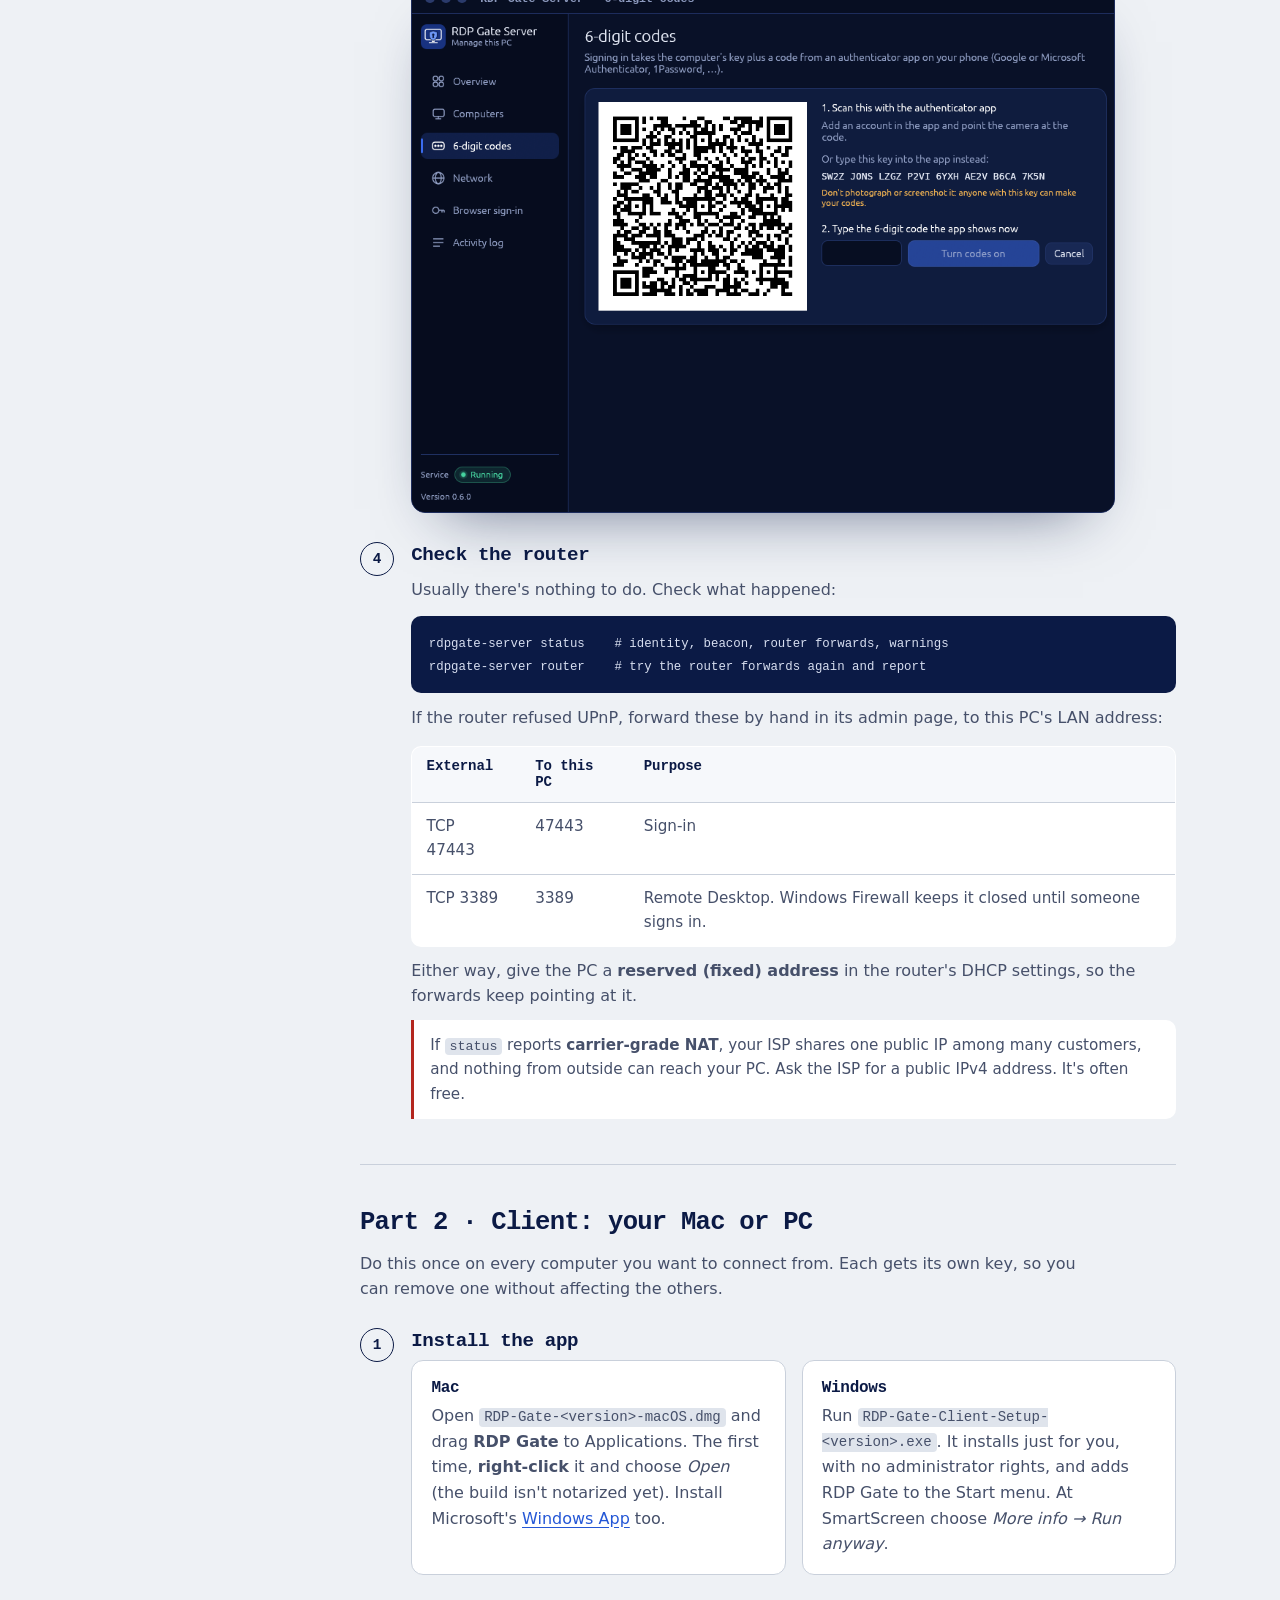
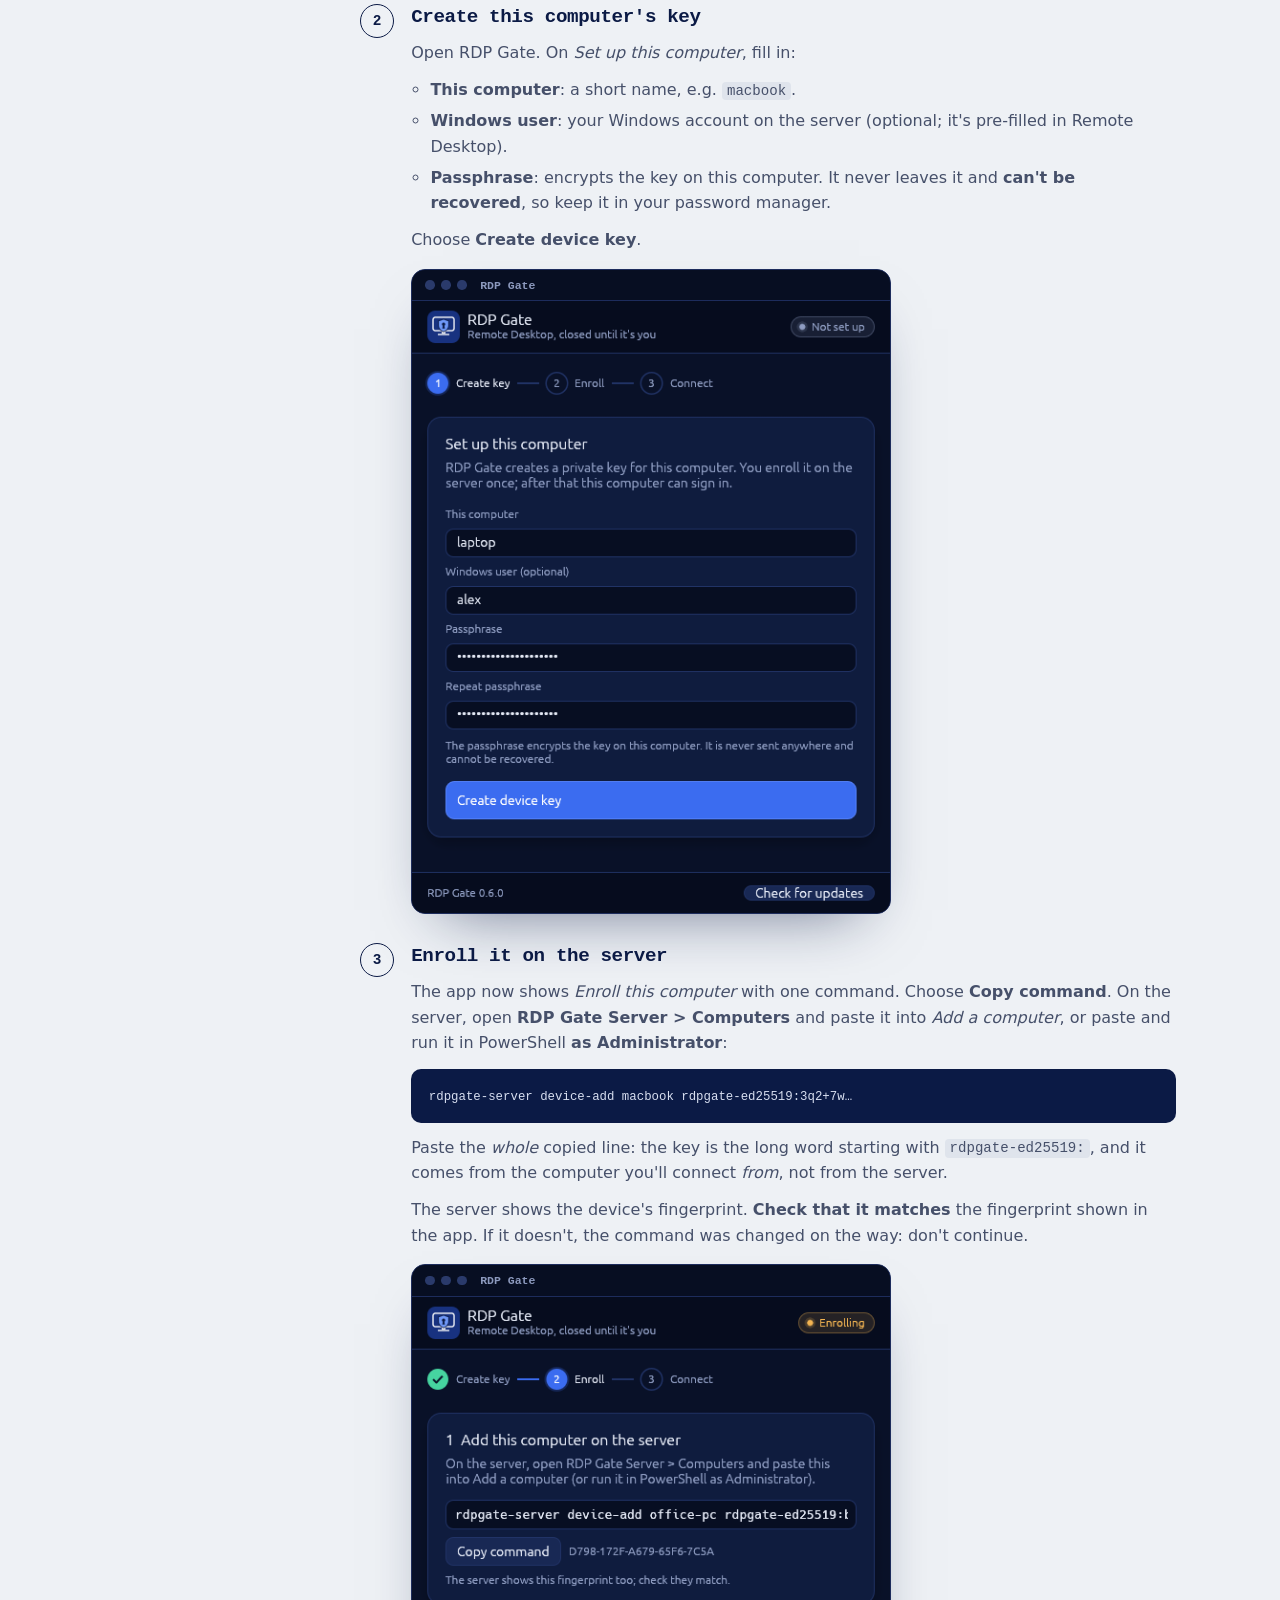
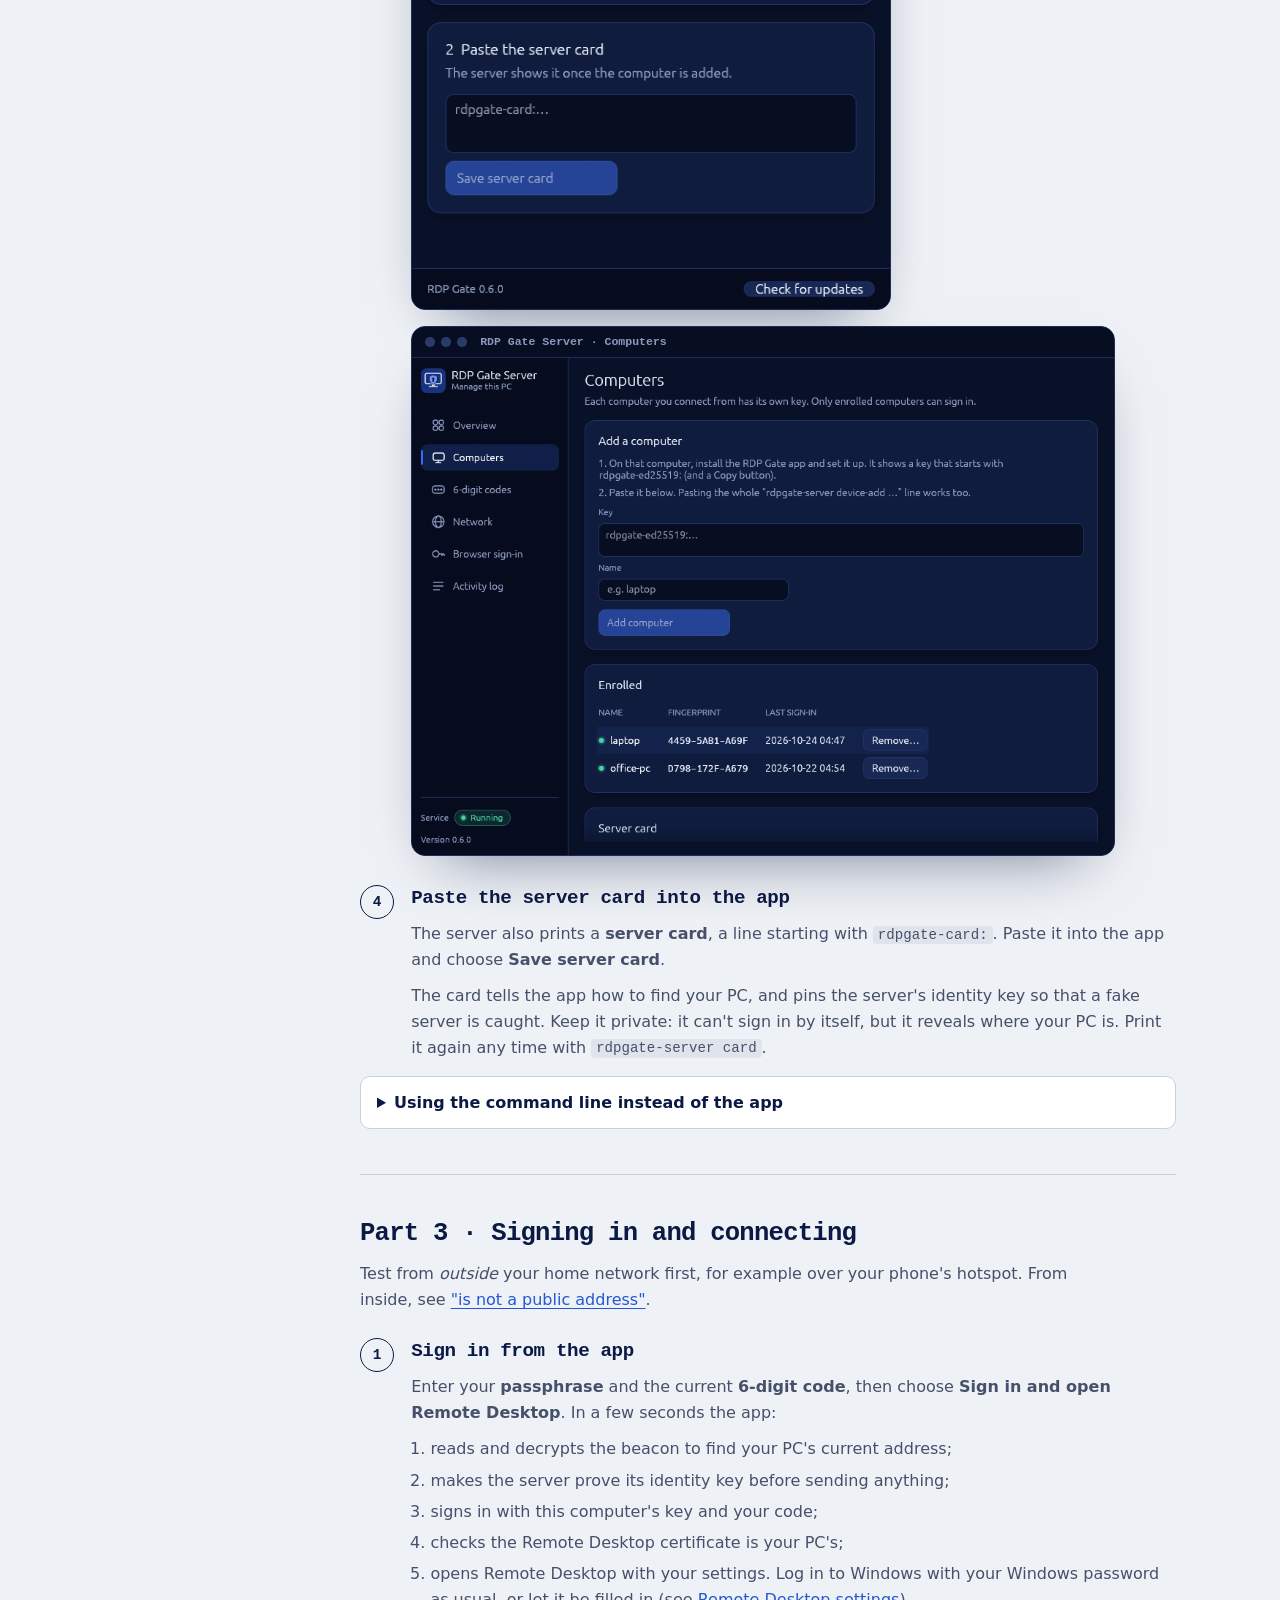
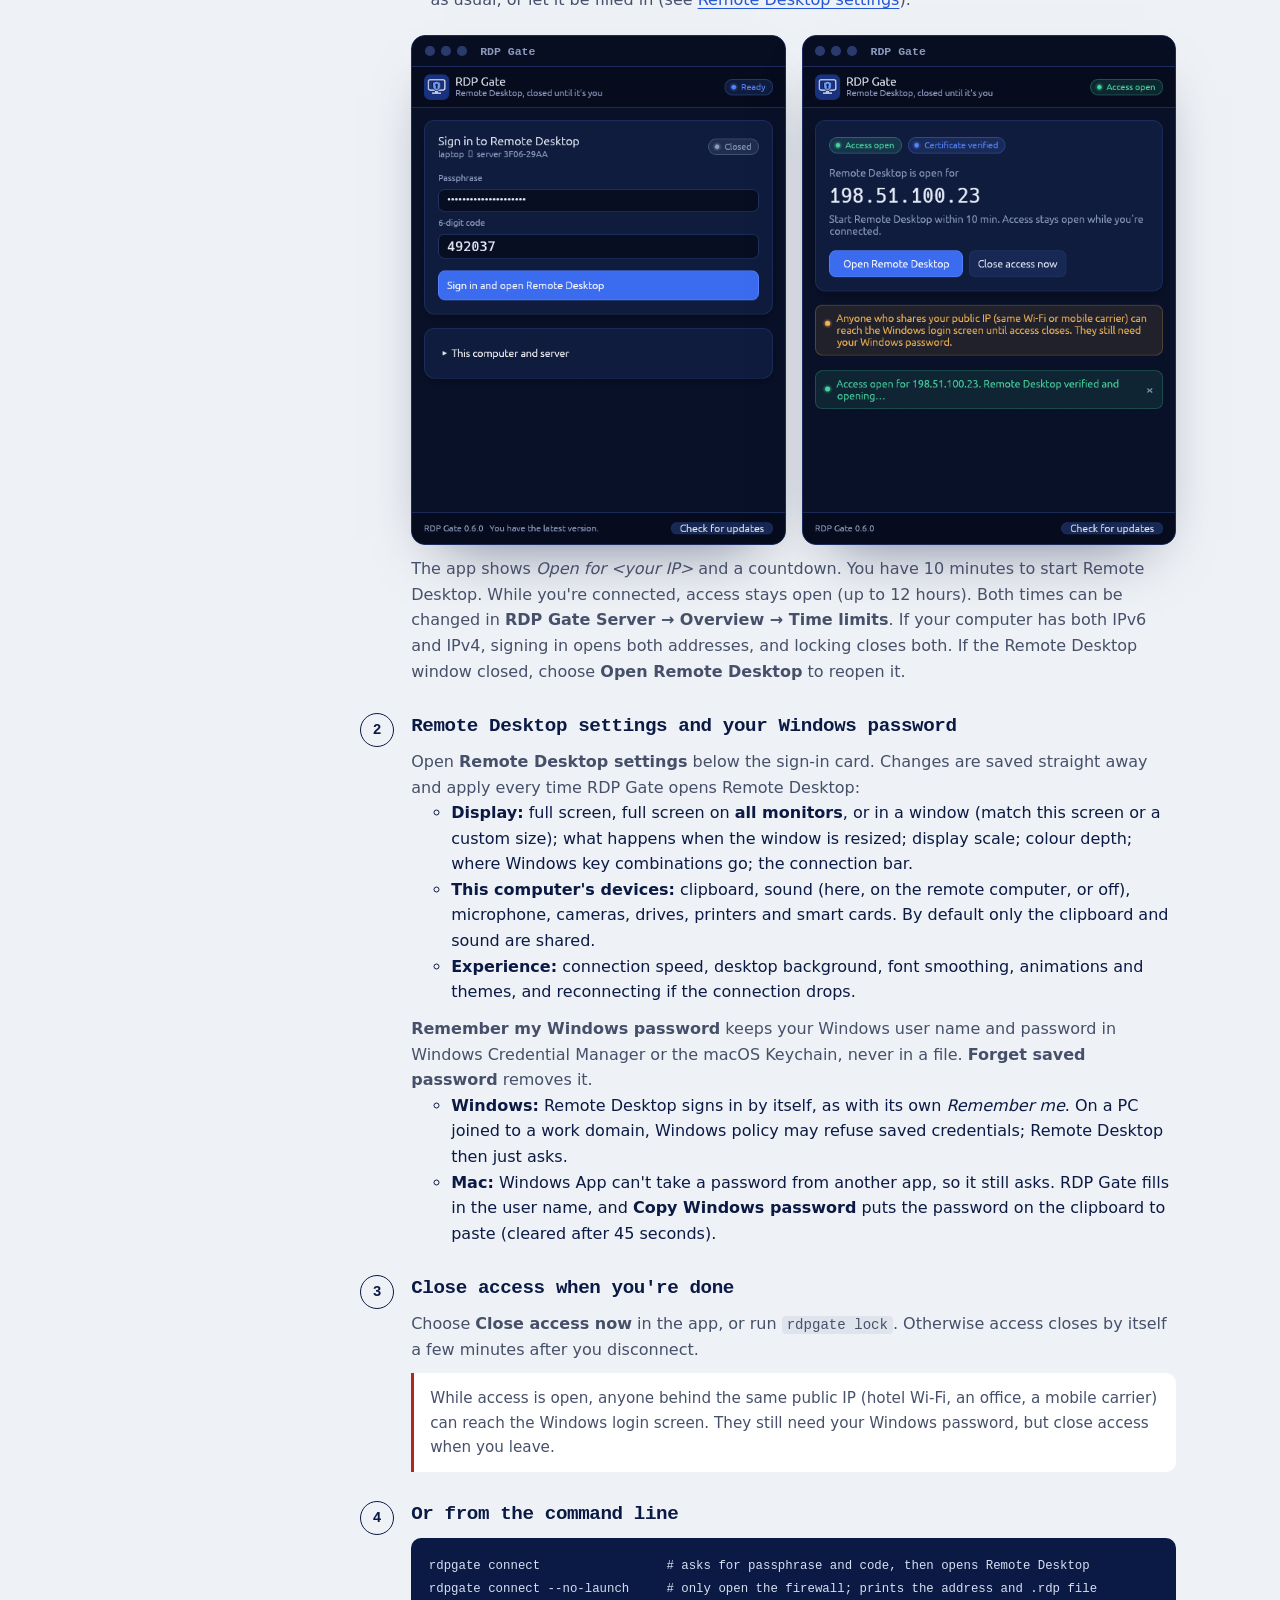
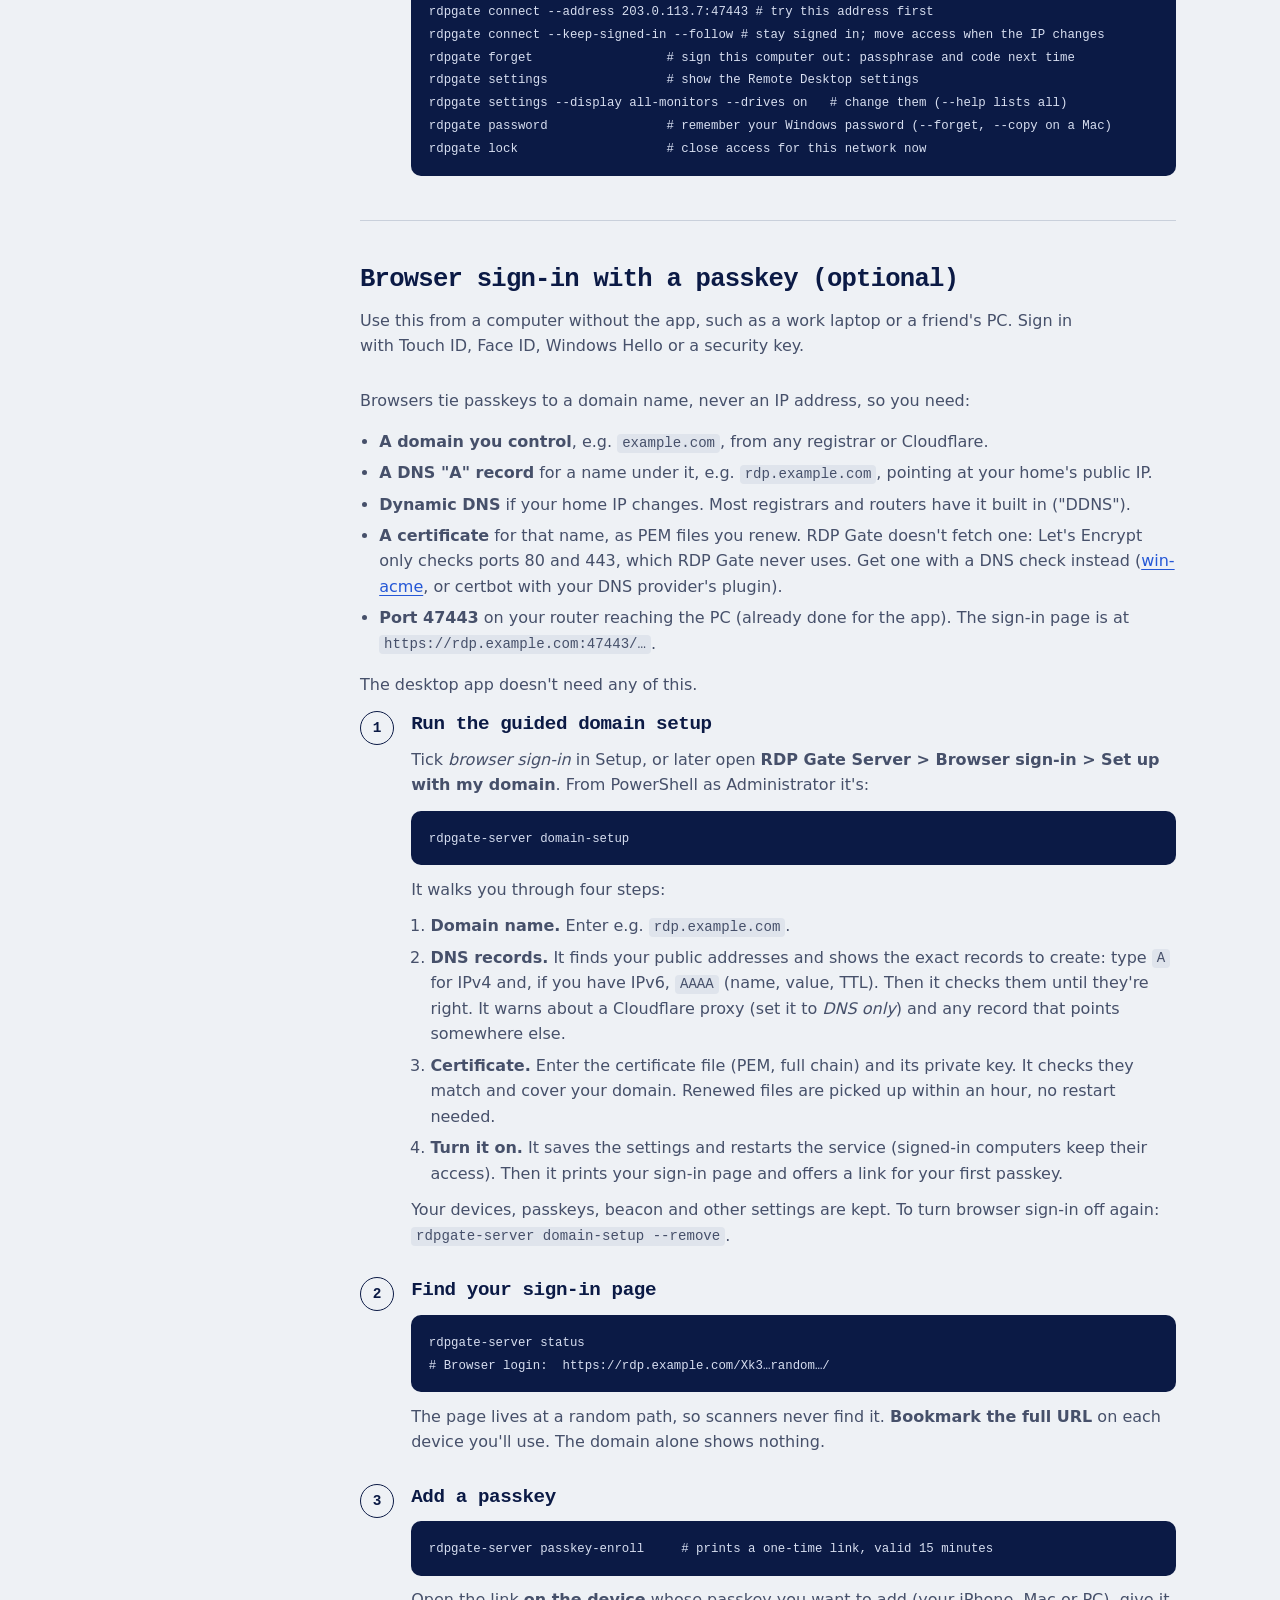
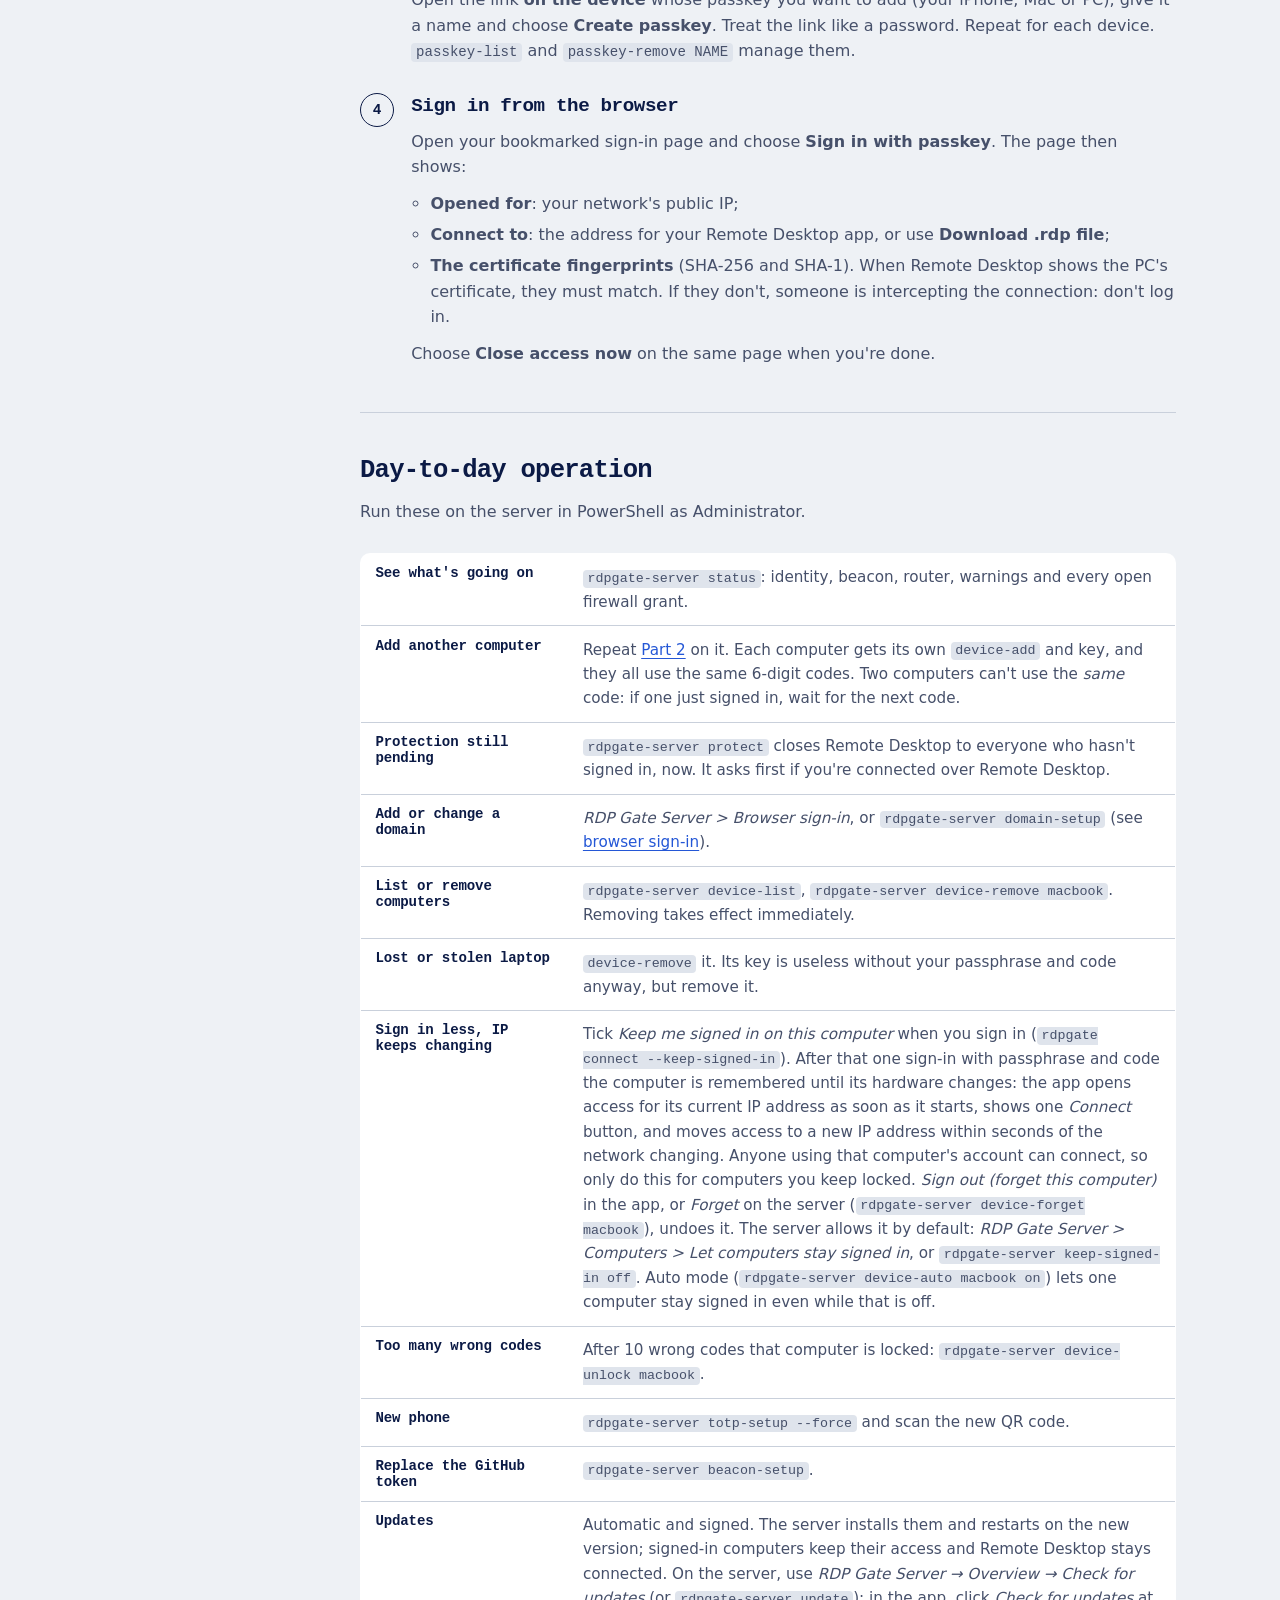
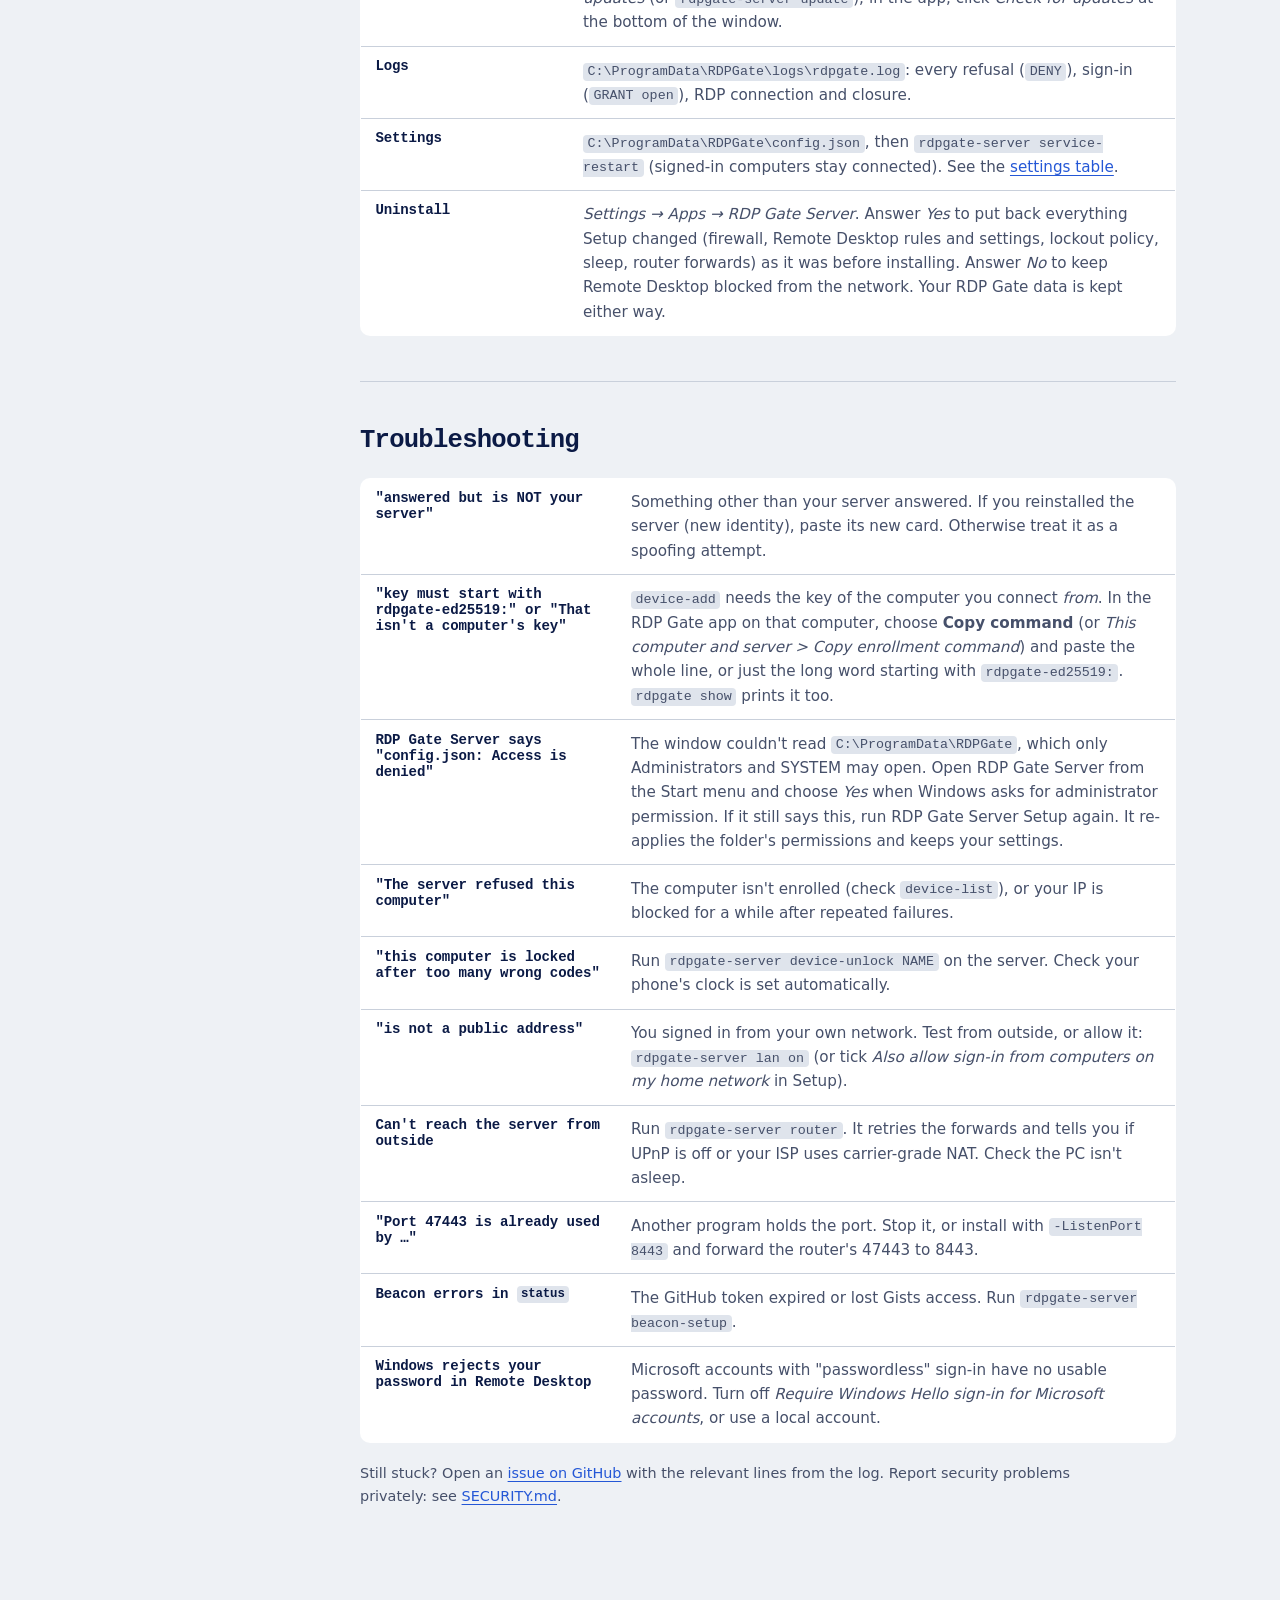
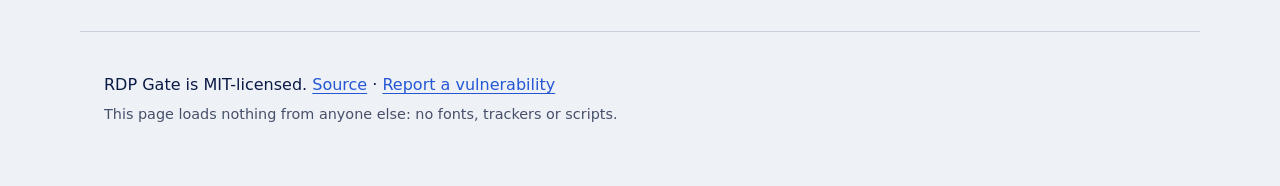
<file: docs/guide.html>
<!doctype html>
<html lang="en">
<head>
<meta charset="utf-8">
<meta name="viewport" content="width=device-width, initial-scale=1">
<title>Operation guide · RDP Gate</title>
<meta name="description" content="Step-by-step guide to RDP Gate: install the server on your Windows PC, set up the Mac or Windows app, and sign in from the app, the command line or a browser.">
<meta name="referrer" content="no-referrer">
<link rel="icon" type="image/png" href="assets/favicon.png">
<link rel="stylesheet" href="site.css">
</head>
<body>

<header class="bar">
  <a class="brand" href="./"><img src="assets/logo.png" alt="" width="32" height="32"><span>RDP Gate</span></a>
  <nav aria-label="Primary">
    <a href="./#how">How it works</a>
    <a href="guide.html" aria-current="page">Guide</a>
    <a href="./#download">Download</a>
    <a href="./#limits">Limitations</a>
    <a href="https://github.com/parthh37/rdpgate">GitHub</a>
  </nav>
</header>

<main class="guide">

<section class="guide-head">
  <p class="kicker">Operation guide</p>
  <h1>Set up RDP Gate,<br><span>then sign in from anywhere.</span></h1>
  <p class="lede">This guide has three parts. First install the agent on the Windows PC you connect <em>to</em> (the server). Then set up the app on each Mac or PC you connect <em>from</em> (the client). Finally, sign in: from the app, the command line or a browser.</p>
</section>

<div class="guide-layout">

<nav class="toc" aria-label="On this page">
  <p>On this page</p>
  <ol>
    <li><a href="#before">Before you start</a></li>
    <li><a href="#server">Server: the Windows PC</a></li>
    <li><a href="#client">Client: your Mac or PC</a></li>
    <li><a href="#access">Signing in and connecting</a></li>
    <li><a href="#browser">Browser sign-in (optional)</a></li>
    <li><a href="#operate">Day-to-day operation</a></li>
    <li><a href="#trouble">Troubleshooting</a></li>
  </ol>
</nav>

<div class="guide-body">

<!-- ================================================================== -->
<section id="before">
  <h2>Before you start</h2>
  <p>Setup takes about 15 minutes. Have these ready:</p>
  <table class="spec">
    <tr><th>Server</th><td>A Windows 10/11 <strong>Pro, Enterprise or Education</strong> PC, or Windows Server. Windows Home can't accept Remote Desktop connections. You need an administrator account and a Windows password (Remote Desktop doesn't work with passwordless sign-in).</td></tr>
    <tr><th>Router</th><td>Admin access, in case UPnP is off and you have to forward ports by hand. You'll also reserve a fixed LAN address for the PC.</td></tr>
    <tr><th>GitHub</th><td>A free GitHub account, ideally one used <strong>only</strong> for RDP Gate. The server publishes its encrypted address in a secret gist on this account.</td></tr>
    <tr><th>Phone</th><td>Any authenticator app: Google or Microsoft Authenticator, 1Password, Bitwarden and so on.</td></tr>
    <tr><th>Mac client</th><td>macOS 11 or later, and Microsoft's free <a href="https://apps.apple.com/app/windows-app/id1295203466">Windows App</a> for the Remote Desktop session itself.</td></tr>
    <tr><th>Windows client</th><td>Nothing extra: RDP Gate uses the built-in Remote Desktop Connection.</td></tr>
  </table>
  <p>Download everything from the <a href="https://github.com/parthh37/rdpgate/releases">Releases page</a>, and check files against <code>SHA256SUMS.txt</code> there.</p>
</section>

<!-- ================================================================== -->
<section id="server">
  <h2>Part 1 · Server: the Windows PC</h2>
  <p class="section-lede">Everything in this part happens on the PC you want to reach from outside.</p>

  <ol class="setup">
    <li id="token">
      <h3>Make a GitHub token for the beacon</h3>
      <p>Your PC has no fixed address, so it publishes its current IP in a secret gist, encrypted and signed. To do that it needs a token.</p>
      <ol class="sub">
        <li>Sign in to GitHub with the account you'll use only for RDP Gate.</li>
        <li>Open <a href="https://github.com/settings/personal-access-tokens/new">Settings → Developer settings → Fine-grained tokens → Generate new token</a>.</li>
        <li>Under <em>Account permissions</em>, set <strong>Gists</strong> to <strong>Read and write</strong>. Leave everything else at <em>No access</em>.</li>
        <li>Generate the token and copy it. You paste it into RDP Gate Server right after Setup.</li>
      </ol>
      <p class="note">Why a separate account? A Gists token can read and change <em>every</em> gist on its account, and GitHub can't narrow it to one. On an account used only for this, a leaked token exposes nothing else.</p>
    </li>

    <li id="install">
      <h3>Run the server Setup</h3>
      <p>Run <code>RDP-Gate-Server-Setup-&lt;version&gt;.exe</code>. At the SmartScreen prompt choose <em>More info</em>, then <em>Run anyway</em> (the build isn't Microsoft-signed yet). The wizard asks for:</p>
      <table class="spec">
        <tr><th>Browser sign-in with my domain</th><td>Leave it unticked unless you want <a href="#browser">browser sign-in</a>. If you tick it, the next page explains what you need and asks for the domain; afterwards RDP Gate Server shows the exact DNS records and checks them. The desktop app never needs a domain.</td></tr>
        <tr><th>Forward ports on my router</th><td>Keep ticked. Setup asks the router (UPnP) to forward TCP 47443 and 3389 to this PC. RDP Gate never uses ports 80 or 443, so a web server or VPN can keep them.</td></tr>
        <tr><th>Account lockout policy</th><td>Keep ticked. 10 wrong Windows passwords lock that account for 15 minutes.</td></tr>
        <tr><th>Stop this PC sleeping</th><td>Keep ticked on a desktop. A sleeping PC can't answer, and nothing on the internet can wake it. On a laptop this only warns.</td></tr>
        <tr><th>Show the service's status</th><td>Keep ticked. An RDP Gate icon next to the clock shows whether the service is running; click it to open RDP Gate Server.</td></tr>
        <tr><th>Also open UDP</th><td>Off by default. UDP makes Remote Desktop smoother, but UDP senders can be forged. Leave it off unless you need it.</td></tr>
        <tr><th>When to close Remote Desktop</th><td><strong>Now</strong> if you're sitting at the PC. <strong>After my first sign-in</strong> if you're installing over Remote Desktop: closing it now would disconnect you, with no enrolled computer to get back in. Setup picks this one for you when it sees a Remote Desktop session.</td></tr>
      </table>
      <p>Setup then turns on Remote Desktop with Network Level Authentication, creates the server identity and starts the <code>RDPGate</code> Windows service, without opening any console window. With <em>Now</em> it first blocks inbound traffic in Windows Firewall, and stops if Group Policy still exposes Remote Desktop (it tells you in a message; the details are in <code>C:\ProgramData\RDPGate\logs\setup.log</code>).</p>
      <p>At the end <strong>RDP Gate Server</strong> opens with a <strong>Finish setting up</strong> list. Its first step is the beacon: choose <em>Set up…</em>, paste the token from step 1 and choose <em>Save and publish</em>. The next ones are the 6-digit codes (below) and your computers.</p>
      <p class="note"><strong>Installing over Remote Desktop?</strong> With <em>After my first sign-in</em>, Remote Desktop stays reachable as before. Once one of your computers has signed in through RDP Gate <em>and</em> connected to Remote Desktop, the service closes it to everyone else by itself. Your address keeps its own opening, so that session stays up. <code>rdpgate-server status</code> shows <em>Protection: PENDING</em> until then. To close it earlier, run <code>rdpgate-server protect</code>.</p>
      <details class="more">
        <summary>Prefer a script? (portable zip)</summary>
        <p>Unzip <code>RDP-Gate-&lt;version&gt;-Windows-Server.zip</code>, open PowerShell <strong>as Administrator</strong> in that folder and run:</p>
        <pre><code>Set-ExecutionPolicy -Scope Process Bypass
.\install-server.ps1</code></pre>
        <p>Switches: <code>-Protect Now|AfterSignIn</code> (default: <code>AfterSignIn</code> inside a Remote Desktop session, otherwise <code>Now</code>), <code>-DomainSetup</code> or <code>-PublicHost rdp.example.com</code> (with <code>-CertFile</code> and <code>-KeyFile</code>), <code>-AllowUdp</code>, <code>-Lan On|Off</code>, <code>-SkipLockout</code>, <code>-SkipSleep</code>, <code>-NoBeacon</code>, <code>-NoTotp</code>, <code>-RdpPublicPort 53389</code>, <code>-ListenPort 8443</code>.</p>
      </details>
    </li>

    <li id="totp">
      <h3>Set up 6-digit codes</h3>
      <p>In RDP Gate Server's <em>Finish setting up</em> list, choose <em>Set up…</em> next to the 6-digit codes: a QR code appears. Scan it with your authenticator app and type the code it shows. (A reinstall keeps the codes you already have.) To do it later or again, open <em>RDP Gate Server &gt; 6-digit codes</em>, or run in PowerShell as Administrator:</p>
      <pre><code>rdpgate-server totp-setup            # add --invert if the QR code won't scan
rdpgate-server totp-setup --force    # replace the secret (old codes stop working)</code></pre>
      <p>Or open <strong>RDP Gate Server &gt; 6-digit codes</strong> from the Start menu:</p>
      <figure class="window wide">
        <div class="chrome"><span></span><span></span><span></span><b>RDP Gate Server · 6-digit codes</b></div>
        <a href="assets/screenshots/server-codes.png"><img src="assets/screenshots/server-codes.png" width="960" height="680" loading="lazy" alt="The 6-digit codes page with a sample QR code"></a>
      </figure>
    </li>

    <li id="router">
      <h3>Check the router</h3>
      <p>Usually there's nothing to do. Check what happened:</p>
      <pre><code>rdpgate-server status    # identity, beacon, router forwards, warnings
rdpgate-server router    # try the router forwards again and report</code></pre>
      <p>If the router refused UPnP, forward these by hand in its admin page, to this PC's LAN address:</p>
      <table class="spec ports">
        <tr><th scope="col">External</th><th scope="col">To this PC</th><th scope="col">Purpose</th></tr>
        <tr><td>TCP 47443</td><td>47443</td><td>Sign-in</td></tr>
        <tr><td>TCP 3389</td><td>3389</td><td>Remote Desktop. Windows Firewall keeps it closed until someone signs in.</td></tr>
      </table>
      <p>Either way, give the PC a <strong>reserved (fixed) address</strong> in the router's DHCP settings, so the forwards keep pointing at it.</p>
      <p class="note warn">If <code>status</code> reports <strong>carrier-grade NAT</strong>, your ISP shares one public IP among many customers, and nothing from outside can reach your PC. Ask the ISP for a public IPv4 address. It's often free.</p>
    </li>
  </ol>
</section>

<!-- ================================================================== -->
<section id="client">
  <h2>Part 2 · Client: your Mac or PC</h2>
  <p class="section-lede">Do this once on every computer you want to connect from. Each gets its own key, so you can remove one without affecting the others.</p>

  <ol class="setup">
    <li id="client-install">
      <h3>Install the app</h3>
      <div class="ways tight">
        <article>
          <h4>Mac</h4>
          <p>Open <code>RDP-Gate-&lt;version&gt;-macOS.dmg</code> and drag <strong>RDP Gate</strong> to Applications. The first time, <strong>right-click</strong> it and choose <em>Open</em> (the build isn't notarized yet). Install Microsoft's <a href="https://apps.apple.com/app/windows-app/id1295203466">Windows App</a> too.</p>
        </article>
        <article>
          <h4>Windows</h4>
          <p>Run <code>RDP-Gate-Client-Setup-&lt;version&gt;.exe</code>. It installs just for you, with no administrator rights, and adds RDP Gate to the Start menu. At SmartScreen choose <em>More info → Run anyway</em>.</p>
        </article>
      </div>
    </li>

    <li id="device-key">
      <h3>Create this computer's key</h3>
      <p>Open RDP Gate. On <em>Set up this computer</em>, fill in:</p>
      <ul class="plain">
        <li><strong>This computer</strong>: a short name, e.g. <code>macbook</code>.</li>
        <li><strong>Windows user</strong>: your Windows account on the server (optional; it's pre-filled in Remote Desktop).</li>
        <li><strong>Passphrase</strong>: encrypts the key on this computer. It never leaves it and <strong>can't be recovered</strong>, so keep it in your password manager.</li>
      </ul>
      <p>Choose <strong>Create device key</strong>.</p>
      <figure class="window">
        <div class="chrome"><span></span><span></span><span></span><b>RDP Gate</b></div>
        <a href="assets/screenshots/app-setup.png"><img src="assets/screenshots/app-setup.png" width="500" height="640" loading="lazy" alt="The Set up this computer screen of the RDP Gate app"></a>
      </figure>
    </li>

    <li id="enroll">
      <h3>Enroll it on the server</h3>
      <p>The app now shows <em>Enroll this computer</em> with one command. Choose <strong>Copy command</strong>. On the server, open <strong>RDP Gate Server &gt; Computers</strong> and paste it into <em>Add a computer</em>, or paste and run it in PowerShell <strong>as Administrator</strong>:</p>
      <pre><code>rdpgate-server device-add macbook rdpgate-ed25519:3q2+7w…</code></pre>
      <p>Paste the <em>whole</em> copied line: the key is the long word starting with <code>rdpgate-ed25519:</code>, and it comes from the computer you'll connect <em>from</em>, not from the server.</p>
      <p>The server shows the device's fingerprint. <strong>Check that it matches</strong> the fingerprint shown in the app. If it doesn't, the command was changed on the way: don't continue.</p>
      <figure class="window">
        <div class="chrome"><span></span><span></span><span></span><b>RDP Gate</b></div>
        <a href="assets/screenshots/app-enroll.png"><img src="assets/screenshots/app-enroll.png" width="500" height="640" loading="lazy" alt="The Enroll this computer screen, with the command to copy and its fingerprint"></a>
      </figure>
      <figure class="window wide">
        <div class="chrome"><span></span><span></span><span></span><b>RDP Gate Server · Computers</b></div>
        <a href="assets/screenshots/server-computers.png"><img src="assets/screenshots/server-computers.png" width="960" height="680" loading="lazy" alt="The Computers page of RDP Gate Server, where you paste the key to add a computer"></a>
      </figure>
    </li>

    <li id="card">
      <h3>Paste the server card into the app</h3>
      <p>The server also prints a <strong>server card</strong>, a line starting with <code>rdpgate-card:</code>. Paste it into the app and choose <strong>Save server card</strong>.</p>
      <p>The card tells the app how to find your PC, and pins the server's identity key so that a fake server is caught. Keep it private: it can't sign in by itself, but it reveals where your PC is. Print it again any time with <code>rdpgate-server card</code>.</p>
    </li>
  </ol>

  <details class="more">
    <summary>Using the command line instead of the app</summary>
    <p>The <code>rdpgate</code> tool does the same steps:</p>
    <pre><code>rdpgate init --name macbook --username you     # prints the device-add command
rdpgate card rdpgate-card:…                     # after running device-add on the server
rdpgate show                                    # fingerprints, pinned server, enroll command</code></pre>
  </details>
</section>

<!-- ================================================================== -->
<section id="access">
  <h2>Part 3 · Signing in and connecting</h2>
  <p class="section-lede">Test from <em>outside</em> your home network first, for example over your phone's hotspot. From inside, see <a href="#trouble">"is not a public address"</a>.</p>

  <ol class="setup">
    <li id="connect-app">
      <h3>Sign in from the app</h3>
      <p>Enter your <strong>passphrase</strong> and the current <strong>6-digit code</strong>, then choose <strong>Sign in and open Remote Desktop</strong>. In a few seconds the app:</p>
      <ol class="sub">
        <li>reads and decrypts the beacon to find your PC's current address;</li>
        <li>makes the server prove its identity key before sending anything;</li>
        <li>signs in with this computer's key and your code;</li>
        <li>checks the Remote Desktop certificate is your PC's;</li>
        <li>opens Remote Desktop with your settings. Log in to Windows with your Windows password as usual, or let it be filled in (see <a href="#rdp-settings">Remote Desktop settings</a>).</li>
      </ol>
      <div class="ways tight">
        <figure class="window">
          <div class="chrome"><span></span><span></span><span></span><b>RDP Gate</b></div>
          <a href="assets/screenshots/app-signin.png"><img src="assets/screenshots/app-signin.png" width="500" height="640" loading="lazy" alt="Signing in with passphrase and 6-digit code"></a>
        </figure>
        <figure class="window">
          <div class="chrome"><span></span><span></span><span></span><b>RDP Gate</b></div>
          <a href="assets/screenshots/app-open.png"><img src="assets/screenshots/app-open.png" width="500" height="640" loading="lazy" alt="Access open for one IP address, certificate verified"></a>
        </figure>
      </div>
      <p>The app shows <em>Open for &lt;your IP&gt;</em> and a countdown. You have 10 minutes to start Remote Desktop. While you're connected, access stays open (up to 12 hours). Both times can be changed in <strong>RDP Gate Server → Overview → Time limits</strong>. If your computer has both IPv6 and IPv4, signing in opens both addresses, and locking closes both. If the Remote Desktop window closed, choose <strong>Open Remote Desktop</strong> to reopen it.</p>
    </li>

    <li id="rdp-settings">
      <h3>Remote Desktop settings and your Windows password</h3>
      <p>Open <strong>Remote Desktop settings</strong> below the sign-in card. Changes are saved straight away and apply every time RDP Gate opens Remote Desktop:</p>
      <ul>
        <li><strong>Display:</strong> full screen, full screen on <strong>all monitors</strong>, or in a window (match this screen or a custom size); what happens when the window is resized; display scale; colour depth; where Windows key combinations go; the connection bar.</li>
        <li><strong>This computer's devices:</strong> clipboard, sound (here, on the remote computer, or off), microphone, cameras, drives, printers and smart cards. By default only the clipboard and sound are shared.</li>
        <li><strong>Experience:</strong> connection speed, desktop background, font smoothing, animations and themes, and reconnecting if the connection drops.</li>
      </ul>
      <p><strong>Remember my Windows password</strong> keeps your Windows user name and password in Windows Credential Manager or the macOS Keychain, never in a file. <strong>Forget saved password</strong> removes it.</p>
      <ul>
        <li><strong>Windows:</strong> Remote Desktop signs in by itself, as with its own <em>Remember me</em>. On a PC joined to a work domain, Windows policy may refuse saved credentials; Remote Desktop then just asks.</li>
        <li><strong>Mac:</strong> Windows App can't take a password from another app, so it still asks. RDP Gate fills in the user name, and <strong>Copy Windows password</strong> puts the password on the clipboard to paste (cleared after 45 seconds).</li>
      </ul>
    </li>

    <li id="close">
      <h3>Close access when you're done</h3>
      <p>Choose <strong>Close access now</strong> in the app, or run <code>rdpgate lock</code>. Otherwise access closes by itself a few minutes after you disconnect.</p>
      <p class="note warn">While access is open, anyone behind the same public IP (hotel Wi-Fi, an office, a mobile carrier) can reach the Windows login screen. They still need your Windows password, but close access when you leave.</p>
    </li>

    <li id="connect-cli">
      <h3>Or from the command line</h3>
      <pre><code>rdpgate connect                 # asks for passphrase and code, then opens Remote Desktop
rdpgate connect --no-launch     # only open the firewall; prints the address and .rdp file
rdpgate connect --address 203.0.113.7:47443 # try this address first
rdpgate connect --keep-signed-in --follow # stay signed in; move access when the IP changes
rdpgate forget                  # sign this computer out: passphrase and code next time
rdpgate settings                # show the Remote Desktop settings
rdpgate settings --display all-monitors --drives on   # change them (--help lists all)
rdpgate password                # remember your Windows password (--forget, --copy on a Mac)
rdpgate lock                    # close access for this network now</code></pre>
    </li>
  </ol>
</section>

<!-- ================================================================== -->
<section id="browser">
  <h2>Browser sign-in with a passkey (optional)</h2>
  <p class="section-lede">Use this from a computer without the app, such as a work laptop or a friend's PC. Sign in with Touch ID, Face ID, Windows Hello or a security key.</p>
  <p>Browsers tie passkeys to a domain name, never an IP address, so you need:</p>
  <ul class="plain">
    <li><strong>A domain you control</strong>, e.g. <code>example.com</code>, from any registrar or Cloudflare.</li>
    <li><strong>A DNS "A" record</strong> for a name under it, e.g. <code>rdp.example.com</code>, pointing at your home's public IP.</li>
    <li><strong>Dynamic DNS</strong> if your home IP changes. Most registrars and routers have it built in ("DDNS").</li>
    <li><strong>A certificate</strong> for that name, as PEM files you renew. RDP Gate doesn't fetch one: Let's Encrypt only checks ports 80 and 443, which RDP Gate never uses. Get one with a DNS check instead (<a href="https://www.win-acme.com/">win-acme</a>, or certbot with your DNS provider's plugin).</li>
    <li><strong>Port 47443</strong> on your router reaching the PC (already done for the app). The sign-in page is at <code>https://rdp.example.com:47443/…</code>.</li>
  </ul>
  <p>The desktop app doesn't need any of this.</p>

  <ol class="setup">
    <li>
      <h3>Run the guided domain setup</h3>
      <p>Tick <em>browser sign-in</em> in Setup, or later open <strong>RDP Gate Server &gt; Browser sign-in &gt; Set up with my domain</strong>. From PowerShell as Administrator it's:</p>
      <pre><code>rdpgate-server domain-setup</code></pre>
      <p>It walks you through four steps:</p>
      <ol class="plain">
        <li><strong>Domain name.</strong> Enter e.g. <code>rdp.example.com</code>.</li>
        <li><strong>DNS records.</strong> It finds your public addresses and shows the exact records to create: type <code>A</code> for IPv4 and, if you have IPv6, <code>AAAA</code> (name, value, TTL). Then it checks them until they're right. It warns about a Cloudflare proxy (set it to <em>DNS only</em>) and any record that points somewhere else.</li>
        <li><strong>Certificate.</strong> Enter the certificate file (PEM, full chain) and its private key. It checks they match and cover your domain. Renewed files are picked up within an hour, no restart needed.</li>
        <li><strong>Turn it on.</strong> It saves the settings and restarts the service (signed-in computers keep their access). Then it prints your sign-in page and offers a link for your first passkey.</li>
      </ol>
      <p>Your devices, passkeys, beacon and other settings are kept. To turn browser sign-in off again: <code>rdpgate-server domain-setup --remove</code>.</p>
    </li>
    <li>
      <h3>Find your sign-in page</h3>
      <pre><code>rdpgate-server status
# Browser login:  https://rdp.example.com/Xk3…random…/</code></pre>
      <p>The page lives at a random path, so scanners never find it. <strong>Bookmark the full URL</strong> on each device you'll use. The domain alone shows nothing.</p>
    </li>
    <li>
      <h3>Add a passkey</h3>
      <pre><code>rdpgate-server passkey-enroll     # prints a one-time link, valid 15 minutes</code></pre>
      <p>Open the link <strong>on the device</strong> whose passkey you want to add (your iPhone, Mac or PC), give it a name and choose <strong>Create passkey</strong>. Treat the link like a password. Repeat for each device. <code>passkey-list</code> and <code>passkey-remove NAME</code> manage them.</p>
    </li>
    <li>
      <h3>Sign in from the browser</h3>
      <p>Open your bookmarked sign-in page and choose <strong>Sign in with passkey</strong>. The page then shows:</p>
      <ul class="plain">
        <li><strong>Opened for</strong>: your network's public IP;</li>
        <li><strong>Connect to</strong>: the address for your Remote Desktop app, or use <strong>Download .rdp file</strong>;</li>
        <li><strong>The certificate fingerprints</strong> (SHA-256 and SHA-1). When Remote Desktop shows the PC's certificate, they must match. If they don't, someone is intercepting the connection: don't log in.</li>
      </ul>
      <p>Choose <strong>Close access now</strong> on the same page when you're done.</p>
    </li>
  </ol>
</section>

<!-- ================================================================== -->
<section id="operate">
  <h2>Day-to-day operation</h2>
  <p class="section-lede">Run these on the server in PowerShell as Administrator.</p>
  <table class="spec cmds">
    <tr><th>See what's going on</th><td><code>rdpgate-server status</code>: identity, beacon, router, warnings and every open firewall grant.</td></tr>
    <tr><th>Add another computer</th><td>Repeat <a href="#client">Part 2</a> on it. Each computer gets its own <code>device-add</code> and key, and they all use the same 6-digit codes. Two computers can't use the <em>same</em> code: if one just signed in, wait for the next code.</td></tr>
    <tr><th>Protection still pending</th><td><code>rdpgate-server protect</code> closes Remote Desktop to everyone who hasn't signed in, now. It asks first if you're connected over Remote Desktop.</td></tr>
    <tr><th>Add or change a domain</th><td><em>RDP Gate Server &gt; Browser sign-in</em>, or <code>rdpgate-server domain-setup</code> (see <a href="#browser">browser sign-in</a>).</td></tr>
    <tr><th>List or remove computers</th><td><code>rdpgate-server device-list</code>, <code>rdpgate-server device-remove macbook</code>. Removing takes effect immediately.</td></tr>
    <tr><th>Lost or stolen laptop</th><td><code>device-remove</code> it. Its key is useless without your passphrase and code anyway, but remove it.</td></tr>
    <tr><th>Sign in less, IP keeps changing</th><td>Tick <em>Keep me signed in on this computer</em> when you sign in (<code>rdpgate connect --keep-signed-in</code>). After that one sign-in with passphrase and code the computer is remembered until its hardware changes: the app opens access for its current IP address as soon as it starts, shows one <em>Connect</em> button, and moves access to a new IP address within seconds of the network changing. Anyone using that computer's account can connect, so only do this for computers you keep locked. <em>Sign out (forget this computer)</em> in the app, or <em>Forget</em> on the server (<code>rdpgate-server device-forget macbook</code>), undoes it. The server allows it by default: <em>RDP Gate Server &gt; Computers &gt; Let computers stay signed in</em>, or <code>rdpgate-server keep-signed-in off</code>. Auto mode (<code>rdpgate-server device-auto macbook on</code>) lets one computer stay signed in even while that is off.</td></tr>
    <tr><th>Too many wrong codes</th><td>After 10 wrong codes that computer is locked: <code>rdpgate-server device-unlock macbook</code>.</td></tr>
    <tr><th>New phone</th><td><code>rdpgate-server totp-setup --force</code> and scan the new QR code.</td></tr>
    <tr><th>Replace the GitHub token</th><td><code>rdpgate-server beacon-setup</code>.</td></tr>
    <tr><th>Updates</th><td>Automatic and signed. The server installs them and restarts on the new version; signed-in computers keep their access and Remote Desktop stays connected. On the server, use <em>RDP Gate Server → Overview → Check for updates</em> (or <code>rdpgate-server update</code>); in the app, click <em>Check for updates</em> at the bottom of the window.</td></tr>
    <tr><th>Logs</th><td><code>C:\ProgramData\RDPGate\logs\rdpgate.log</code>: every refusal (<code>DENY</code>), sign-in (<code>GRANT open</code>), RDP connection and closure.</td></tr>
    <tr><th>Settings</th><td><code>C:\ProgramData\RDPGate\config.json</code>, then <code>rdpgate-server service-restart</code> (signed-in computers stay connected). See the <a href="https://github.com/parthh37/rdpgate#administration">settings table</a>.</td></tr>
    <tr><th>Uninstall</th><td><em>Settings → Apps → RDP Gate Server</em>. Answer <em>Yes</em> to put back everything Setup changed (firewall, Remote Desktop rules and settings, lockout policy, sleep, router forwards) as it was before installing. Answer <em>No</em> to keep Remote Desktop blocked from the network. Your RDP Gate data is kept either way.</td></tr>
  </table>
</section>

<!-- ================================================================== -->
<section id="trouble">
  <h2>Troubleshooting</h2>
  <table class="spec trouble">
    <tr><th>"answered but is NOT your server"</th><td>Something other than your server answered. If you reinstalled the server (new identity), paste its new card. Otherwise treat it as a spoofing attempt.</td></tr>
    <tr><th>"key must start with rdpgate-ed25519:" or "That isn't a computer's key"</th><td><code>device-add</code> needs the key of the computer you connect <em>from</em>. In the RDP Gate app on that computer, choose <strong>Copy command</strong> (or <em>This computer and server &gt; Copy enrollment command</em>) and paste the whole line, or just the long word starting with <code>rdpgate-ed25519:</code>. <code>rdpgate show</code> prints it too.</td></tr>
    <tr><th>RDP Gate Server says "config.json: Access is denied"</th><td>The window couldn't read <code>C:\ProgramData\RDPGate</code>, which only Administrators and SYSTEM may open. Open RDP Gate Server from the Start menu and choose <em>Yes</em> when Windows asks for administrator permission. If it still says this, run RDP Gate Server Setup again. It re-applies the folder's permissions and keeps your settings.</td></tr>
    <tr><th>"The server refused this computer"</th><td>The computer isn't enrolled (check <code>device-list</code>), or your IP is blocked for a while after repeated failures.</td></tr>
    <tr><th>"this computer is locked after too many wrong codes"</th><td>Run <code>rdpgate-server device-unlock NAME</code> on the server. Check your phone's clock is set automatically.</td></tr>
    <tr><th>"is not a public address"</th><td>You signed in from your own network. Test from outside, or allow it: <code>rdpgate-server lan on</code> (or tick <em>Also allow sign-in from computers on my home network</em> in Setup).</td></tr>
    <tr><th>Can't reach the server from outside</th><td>Run <code>rdpgate-server router</code>. It retries the forwards and tells you if UPnP is off or your ISP uses carrier-grade NAT. Check the PC isn't asleep.</td></tr>
    <tr><th>"Port 47443 is already used by …"</th><td>Another program holds the port. Stop it, or install with <code>-ListenPort 8443</code> and forward the router's 47443 to 8443.</td></tr>
    <tr><th>Beacon errors in <code>status</code></th><td>The GitHub token expired or lost Gists access. Run <code>rdpgate-server beacon-setup</code>.</td></tr>
    <tr><th>Windows rejects your password in Remote Desktop</th><td>Microsoft accounts with "passwordless" sign-in have no usable password. Turn off <em>Require Windows Hello sign-in for Microsoft accounts</em>, or use a local account.</td></tr>
  </table>
  <p class="fine">Still stuck? Open an <a href="https://github.com/parthh37/rdpgate/issues">issue on GitHub</a> with the relevant lines from the log. Report security problems privately: see <a href="https://github.com/parthh37/rdpgate/blob/main/SECURITY.md">SECURITY.md</a>.</p>
</section>

</div>
</div>

</main>

<footer class="foot">
  <p>RDP Gate is MIT-licensed. <a href="https://github.com/parthh37/rdpgate">Source</a> · <a href="https://github.com/parthh37/rdpgate/blob/main/SECURITY.md">Report a vulnerability</a></p>
  <p class="fine">This page loads nothing from anyone else: no fonts, trackers or scripts.</p>
</footer>

</body>
</html>
</file>
<file: docs/site.css>
/* RDP Gate site. No external fonts: system monospace is the display face,
   because the product lives in consoles and firewall rule tables. */
:root {
  --paper: #eef1f5;
  --ink: #0b1a45;
  --ink-soft: #46506a;
  --action: #2457d6;
  --allow: #0f7b63;
  --deny: #b3261e;
  --rule: #c9d0db;
  --panel: #0b1a45;
  --panel-text: #d7def0;

  --mono: ui-monospace, "SF Mono", "Cascadia Mono", "Cascadia Code", Menlo, Consolas, monospace;
  --sans: system-ui, -apple-system, "Segoe UI Variable Text", "Segoe UI", Roboto, sans-serif;

  --step-0: 1rem;
  --step-1: 1.2rem;
  --step-2: 1.6rem;
  --step-3: clamp(2.1rem, 4.3vw, 3.45rem);
  --max: 1120px;
}

* { box-sizing: border-box; }
html { scroll-behavior: smooth; }
body {
  margin: 0;
  background: var(--paper);
  color: var(--ink);
  font: 400 var(--step-0)/1.6 var(--sans);
  -webkit-font-smoothing: antialiased;
}
a { color: var(--action); text-underline-offset: 3px; }
a:focus-visible, .btn:focus-visible, summary:focus-visible, .card:focus-visible {
  outline: 3px solid var(--action);
  outline-offset: 3px;
  border-radius: 6px;
}
code, pre { font-family: var(--mono); font-size: .88em; }
:not(pre) > code { background: #dfe4ec; padding: .1em .35em; border-radius: 4px; }

h1, h2, h3 { font-family: var(--mono); letter-spacing: -0.03em; line-height: 1.12; margin: 0; }
h2 { font-size: var(--step-2); font-weight: 700; margin-bottom: 1.4rem; }
h3 { font-size: var(--step-1); font-weight: 700; margin-bottom: .5rem; letter-spacing: -0.02em; }

main > section { max-width: var(--max); margin: 0 auto; padding: 4.5rem 1.5rem; }
main > section.band { border-top: 1px solid var(--rule); }

/* ---- top bar ---------------------------------------------------------- */
.bar {
  max-width: var(--max);
  margin: 0 auto;
  padding: 1.1rem 1.5rem;
  display: flex;
  align-items: center;
  justify-content: space-between;
  gap: 1rem;
}
.brand { display: flex; align-items: center; gap: .6rem; color: var(--ink); text-decoration: none; font: 700 1.05rem var(--mono); letter-spacing: -0.02em; }
.bar nav { display: flex; gap: 1.4rem; flex-wrap: wrap; }
.bar nav a { color: var(--ink-soft); text-decoration: none; font-size: .95rem; }
.bar nav a:hover { color: var(--ink); }

/* ---- hero ------------------------------------------------------------- */
.hero {
  display: grid;
  grid-template-columns: minmax(0, 1.08fr) minmax(0, 1fr);
  gap: 3rem;
  align-items: center;
  padding-top: 3rem !important;
}
.kicker { font: 500 .85rem var(--mono); color: var(--ink-soft); margin: 0 0 1.2rem; }
h1 { font-size: var(--step-3); font-weight: 800; letter-spacing: -0.055em; }
h1 span { color: var(--allow); }
.lede { font-size: 1.1rem; color: var(--ink-soft); max-width: 34rem; margin: 1.4rem 0 2rem; }
.actions { display: flex; gap: .8rem; flex-wrap: wrap; }
.btn {
  display: inline-block;
  padding: .75rem 1.2rem;
  border-radius: 8px;
  border: 1px solid var(--rule);
  color: var(--ink);
  text-decoration: none;
  font-weight: 600;
  background: #fff;
}
.btn:hover { border-color: var(--ink-soft); }
.btn.primary { background: var(--action); border-color: var(--action); color: #fff; }
.btn.primary:hover { background: #1b47b8; }

/* ---- signature: the live log ----------------------------------------- */
.console {
  margin: 0;
  background: var(--panel);
  color: var(--panel-text);
  border-radius: 14px;
  padding: 1.1rem 1.2rem 1.2rem;
  box-shadow: 0 24px 60px -30px rgba(11, 26, 69, .55);
  overflow: hidden;
}
.console figcaption {
  font: 500 .75rem var(--mono);
  color: #8c99bd;
  display: flex;
  align-items: center;
  gap: .55rem;
  padding-bottom: .8rem;
  border-bottom: 1px solid #22325f;
  margin-bottom: .8rem;
  overflow-wrap: anywhere;
}
.dot { width: .55rem; height: .55rem; border-radius: 50%; background: var(--allow); box-shadow: 0 0 0 3px rgba(15, 123, 99, .25); flex: none; }
.log { list-style: none; margin: 0; padding: 0; font: .8rem/1.75 var(--mono); }
.log li { white-space: pre-wrap; overflow-wrap: anywhere; opacity: 0; animation: line .35s ease-out forwards; }
.log li:nth-child(1) { animation-delay: .2s; }
.log li:nth-child(2) { animation-delay: .7s; }
.log li:nth-child(3) { animation-delay: 1.2s; }
.log li:nth-child(4) { animation-delay: 2.1s; }
.log li:nth-child(5) { animation-delay: 2.7s; }
.log li:nth-child(6) { animation-delay: 3.5s; }
.log time { color: #6f7ca3; }
.log b { font-weight: 700; }
.log .deny { color: #ff8f86; }
.log .ok { color: #5fe0b6; }
.log .quiet { color: #8c99bd; }
.console-note { margin: 1rem 0 0; font-size: .85rem; color: #aab5d3; }
@keyframes line { from { opacity: 0; transform: translateY(4px); } to { opacity: 1; transform: none; } }

/* ---- screenshots: each one in a small window frame -------------------- */
.window {
  margin: 0;
  background: var(--panel);
  border-radius: 14px;
  overflow: hidden;
  box-shadow: 0 1px 0 rgba(255, 255, 255, .04) inset, 0 28px 60px -32px rgba(11, 26, 69, .6);
  border: 1px solid #1d2c5c;
}
.window .chrome {
  display: flex;
  align-items: center;
  gap: .4rem;
  padding: .55rem .8rem;
  background: #070e22;
  border-bottom: 1px solid #1d2c5c;
}
.window .chrome span { width: .6rem; height: .6rem; border-radius: 50%; background: #2a3a6b; flex: none; }
.window .chrome b { font: 600 .72rem var(--mono); color: #8c99bd; margin-left: .45rem; white-space: nowrap; overflow: hidden; text-overflow: ellipsis; }
.window > a { display: block; line-height: 0; }
.window img { display: block; width: 100%; height: auto; }
.window figcaption { padding: .9rem 1.1rem 1rem; font-size: .92rem; color: #aab5d3; border-top: 1px solid #1d2c5c; }
.window figcaption strong { color: #e6ebf7; }
.window.wide { max-width: 960px; margin: 0 auto; }
.window > a:hover img { filter: brightness(1.06); }
.window > a:focus-visible { outline: 3px solid var(--action); outline-offset: -3px; }

.screens-sub { margin: 3.2rem 0 1.4rem; }
.shots { list-style: none; margin: 0; padding: 0; display: grid; grid-template-columns: repeat(4, minmax(0, 1fr)); gap: 1.4rem; counter-reset: shot; }
.shots > li { counter-increment: shot; min-width: 0; }
.shots p { margin: .9rem 0 0; color: var(--ink-soft); font-size: .95rem; }
.shots p strong { color: var(--ink); }
.shots p strong::before { content: counter(shot) ". "; font-family: var(--mono); color: var(--action); }
.grid-shots { display: grid; grid-template-columns: repeat(2, minmax(0, 1fr)); gap: 1.4rem; }
.guide-body .window { margin-top: 1rem; max-width: 30rem; }
.guide-body .window.wide { max-width: 44rem; margin-left: 0; }

/* ---- how it works (a real sequence) ----------------------------------- */
.steps, .setup { list-style: none; margin: 0; padding: 0; counter-reset: s; }
.steps { display: grid; grid-template-columns: repeat(3, minmax(0, 1fr)); gap: 2rem; }
.steps > li, .setup > li { counter-increment: s; position: relative; }
.steps > li::before, .setup > li::before {
  content: counter(s);
  display: inline-grid;
  place-items: center;
  width: 2rem;
  height: 2rem;
  border-radius: 50%;
  border: 1.5px solid var(--ink);
  font: 700 .9rem var(--mono);
  margin-bottom: .9rem;
}
.steps p, .setup p { color: var(--ink-soft); margin: 0; }

/* ---- two ways --------------------------------------------------------- */
.ways { display: grid; grid-template-columns: repeat(2, minmax(0, 1fr)); gap: 1.5rem; }
.ways article { background: #fff; border: 1px solid var(--rule); border-radius: 12px; padding: 1.6rem; }
.who { font: 500 .85rem var(--mono); color: var(--ink-soft); margin: 0 0 1rem; }
.ways ul { margin: 0; padding-left: 1.1rem; color: var(--ink-soft); }
.ways li + li { margin-top: .45rem; }

/* ---- layers (ordered outside -> inside) ------------------------------- */
.section-lede { color: var(--ink-soft); margin: -0.6rem 0 1.8rem; }
.layers { margin: 0; border-left: 3px solid var(--ink); }
.layers > div { display: grid; grid-template-columns: 14rem minmax(0, 1fr); gap: 1.5rem; padding: 1rem 0 1rem 1.4rem; border-bottom: 1px solid var(--rule); }
.layers > div:last-child { border-bottom: 0; }
.layers dt { font: 700 1rem var(--mono); letter-spacing: -0.02em; }
.layers dd { margin: 0; color: var(--ink-soft); }

/* ---- downloads -------------------------------------------------------- */
.cards { display: grid; grid-template-columns: repeat(3, minmax(0, 1fr)); gap: 1.2rem; }
.card {
  display: flex;
  flex-direction: column;
  gap: .4rem;
  padding: 1.4rem;
  background: #fff;
  border: 1px solid var(--rule);
  border-radius: 12px;
  color: var(--ink-soft);
  text-decoration: none;
  transition: border-color .15s, transform .15s;
}
.card:hover { border-color: var(--action); transform: translateY(-2px); }
.card strong { font: 700 1.25rem var(--mono); color: var(--ink); letter-spacing: -0.02em; }
.card .get { margin-top: auto; padding-top: .6rem; font: 600 .9rem var(--mono); color: var(--action); }
.card .get::after { content: " ↓"; }
.os { font: 600 .75rem var(--mono); text-transform: uppercase; letter-spacing: .06em; color: var(--action); }
.fine { font-size: .9rem; color: var(--ink-soft); margin-top: 1.2rem; }

/* ---- setup ------------------------------------------------------------ */
.setup { display: grid; gap: 2rem; max-width: 46rem; }
.setup > li { padding-left: 3.2rem; min-width: 0; }
.setup > li::before { position: absolute; left: 0; top: -.2rem; }
pre {
  background: var(--panel);
  color: var(--panel-text);
  padding: 1rem 1.1rem;
  border-radius: 10px;
  overflow-x: auto;
  margin: .8rem 0 0;
  line-height: 1.6;
}

/* ---- visual setup guide (index.html#setup) ---------------------------- */
/* Where each step happens: one colour per place, used by the route cards
   and the small "where" tags on every step. */
.at-server { --place: var(--ink); }
.at-client { --place: var(--action); }
.at-phone { --place: var(--allow); }
.at-anywhere { --place: #6b4fc4; }

.route { list-style: none; margin: 0 0 4rem; padding: 0; display: grid; grid-template-columns: repeat(3, minmax(0, 1fr)); gap: 1.6rem; }
.route > li { position: relative; min-width: 0; background: #fff; border: 1px solid var(--rule); border-top: 4px solid var(--place); border-radius: 12px; padding: 1.3rem 1.3rem 1.25rem; }
.route > li + li::before {
  content: "→";
  position: absolute;
  left: -1.6rem;
  top: 50%;
  width: 1.6rem;
  transform: translateY(-50%);
  text-align: center;
  font: 700 1.1rem var(--mono);
  color: var(--ink-soft);
}
.route svg { display: block; width: 2.2rem; height: 2.2rem; color: var(--place); margin-bottom: .7rem; }
.route .phase { font: 600 .72rem var(--mono); text-transform: uppercase; letter-spacing: .06em; color: var(--ink-soft); margin: 0; }
.route h3 { margin: .35rem 0 .15rem; }
.route .time { font-size: .9rem; color: var(--ink-soft); margin: 0 0 1rem; }
.chips { display: flex; flex-wrap: wrap; gap: .4rem; list-style: none; margin: 0; padding: 0; }
.chips a {
  display: inline-flex;
  align-items: center;
  gap: .4rem;
  padding: .2rem .65rem .2rem .25rem;
  border: 1px solid var(--rule);
  border-radius: 999px;
  background: var(--paper);
  color: var(--ink);
  font-size: .86rem;
  text-decoration: none;
}
.chips a:hover { border-color: var(--place); }
.chips b { display: inline-grid; place-items: center; width: 1.35rem; height: 1.35rem; border-radius: 50%; background: var(--place); color: #fff; font: 700 .72rem var(--mono); }

.vsteps { list-style: none; margin: 0; padding: 0; counter-reset: v; display: grid; gap: 4.5rem; }
.vsteps > li {
  counter-increment: v;
  display: grid;
  grid-template-columns: minmax(0, 21rem) minmax(0, 1fr);
  gap: 1.5rem 3rem;
  align-items: start;
  scroll-margin-top: 1.5rem;
}
.vsteps > li.full { grid-template-columns: minmax(0, 1fr); }
.vsteps > li.full .vstep-text { max-width: 46rem; }
.vstep-text h3::before {
  content: counter(v);
  display: grid;
  place-items: center;
  width: 2rem;
  height: 2rem;
  border-radius: 50%;
  border: 1.5px solid var(--ink);
  font: 700 .9rem var(--mono);
  margin-bottom: .9rem;
}
.vstep-text p { color: var(--ink-soft); margin: .7rem 0 0; }
.vstep-text .note { margin-top: 1rem; }
.where { display: flex; flex-wrap: wrap; gap: .4rem; margin: .6rem 0 0 !important; }
.where span {
  display: inline-flex;
  align-items: center;
  gap: .4rem;
  font: 600 .74rem var(--mono);
  text-transform: uppercase;
  letter-spacing: .05em;
  color: var(--place);
  border: 1px solid currentColor;
  border-radius: 999px;
  padding: .12rem .6rem;
}
.where span::before { content: ""; width: .45rem; height: .45rem; border-radius: 50%; background: currentColor; }
.vstep-visual { margin: 0; min-width: 0; }
.vstep-visual.app, .vsteps .window.app { max-width: 19rem; }

/* light mock of a browser form (the GitHub token page, not a screenshot) */
.mock { background: #fff; border: 1px solid var(--rule); border-radius: 14px; overflow: hidden; box-shadow: 0 28px 60px -38px rgba(11, 26, 69, .45); max-width: 30rem; }
.mock .chrome { display: flex; align-items: center; gap: .4rem; padding: .55rem .8rem; background: #f6f8fb; border-bottom: 1px solid var(--rule); }
.mock .chrome span { width: .6rem; height: .6rem; border-radius: 50%; background: var(--rule); }
.mock .chrome b { font: 600 .72rem var(--mono); color: var(--ink-soft); margin-left: .45rem; }
.mock-body { padding: 1.1rem 1.3rem 1.3rem; font-size: .92rem; }
.mock-k { font-weight: 600; margin: 1rem 0 .4rem; }
.mock-k:first-child { margin-top: 0; }
.mock-field { margin: 0; padding: .45rem .7rem; border: 1px solid var(--rule); border-radius: 6px; font: .85rem var(--mono); color: var(--ink-soft); }
.perm { display: flex; justify-content: space-between; align-items: center; gap: 1rem; padding: .5rem .7rem; border: 1px solid var(--rule); color: var(--ink-soft); }
.perm + .perm { border-top: 0; }
.perm .sel { font-size: .82rem; padding: .15rem .5rem; border: 1px solid var(--rule); border-radius: 6px; background: #f6f8fb; white-space: nowrap; }
.perm.on { color: var(--ink); font-weight: 600; background: #e7f4ef; border-color: var(--allow); }
.perm.on .sel { border-color: var(--allow); color: var(--allow); background: #fff; }
.mock-btn { display: inline-block; margin: 1.2rem 0 0; padding: .45rem .9rem; border-radius: 6px; background: var(--allow); color: #fff; font-weight: 600; font-size: .85rem; }

/* the Setup wizard's task list, drawn on the dark window frame */
.tasks { list-style: none; margin: 0; padding: 1.1rem 1.3rem; display: grid; gap: .6rem; color: #e6ebf7; font-size: .95rem; }
.tasks li { display: flex; align-items: baseline; gap: .7rem; }
.tasks li::before {
  content: "✓";
  flex: none;
  display: inline-grid;
  place-items: center;
  width: 1.05rem;
  height: 1.05rem;
  border-radius: 4px;
  background: var(--allow);
  color: #fff;
  font: 700 .7rem/1 var(--sans);
  transform: translateY(.15rem);
}
.tasks li.off { color: #8c99bd; }
.tasks li.off::before { content: ""; background: transparent; border: 1.5px solid #3a4a7c; }
.tasks small { font: .75rem var(--mono); color: #8c99bd; }
.vstep-visual.window { max-width: 34rem; }

/* router and firewall diagram */
.diagram { background: #fff; border: 1px solid var(--rule); border-radius: 14px; padding: 1.2rem 1.2rem .4rem; max-width: 32rem; }
.diagram svg { display: block; width: 100%; height: auto; font-family: var(--sans); }
.diagram figcaption { font-size: .9rem; color: var(--ink-soft); padding: .6rem 0 .6rem; border-top: 1px solid var(--rule); margin-top: .6rem; }
.d-col { font: 700 16px var(--mono); fill: var(--ink); letter-spacing: -0.02em; }
.d-small { font-size: 14px; fill: var(--ink-soft); }
.d-port { font: 600 14px var(--mono); fill: var(--ink-soft); }
.d-box { fill: #f6f8fb; stroke: var(--rule); stroke-width: 1.5; }
.d-allow { stroke: var(--allow); stroke-width: 3; }
.d-deny { stroke: var(--deny); stroke-width: 3; stroke-dasharray: 7 5; }
.d-wall { stroke: var(--ink); stroke-width: 4; stroke-linecap: round; }
.d-stop { fill: var(--deny); }
.d-x { stroke: #fff; stroke-width: 2.4; stroke-linecap: round; }
.d-pill-allow { fill: #e7f4ef; stroke: var(--allow); stroke-width: 1.5; }
.d-pill-off { fill: #fff; stroke: var(--rule); stroke-width: 1.5; stroke-dasharray: 4 3; }
.d-pill-text { font-size: 14px; font-weight: 600; fill: var(--allow); }
.d-pill-text.off { fill: var(--ink-soft); font-weight: 500; }

/* two windows with what travels between them */
.exchange { display: grid; grid-template-columns: minmax(0, 17rem) minmax(0, 13rem) minmax(0, 1fr); gap: 1.2rem; align-items: center; }
.exchange .window.app { max-width: none; }
.hops { display: grid; gap: .9rem; }
.hop { margin: 0; display: flex; align-items: center; gap: .5rem; font-size: .85rem; }
.hop code { flex: 1; min-width: 0; overflow-wrap: anywhere; background: var(--panel) !important; color: var(--panel-text); padding: .45rem .6rem !important; border-radius: 8px !important; font-size: .76rem; }
.hop span { flex: none; font: 700 1.3rem var(--mono); color: var(--action); }
.hop.check { justify-content: center; font: 600 .78rem var(--mono); color: var(--allow); }
.pair { display: flex; align-items: center; gap: 1rem; }
.pair .window.app { flex: 1 1 0; }
.pair .arrow { flex: none; font: 700 1.5rem var(--mono); color: var(--action); }
.vsteps + .fine { margin-top: 3.5rem; }

/* ---- limitations ------------------------------------------------------ */
.limits ul { list-style: none; margin: 0; padding: 0; display: grid; gap: 1rem; max-width: 52rem; }
.limits li { padding: 1rem 1.2rem; border-left: 3px solid var(--deny); background: #fff; border-radius: 0 10px 10px 0; color: var(--ink-soft); }
.limits strong { color: var(--ink); }

/* ---- roadmap ---------------------------------------------------------- */
.columns { display: grid; grid-template-columns: repeat(2, minmax(0, 1fr)); gap: 2rem; }
.roadmap ul { margin: 0; padding-left: 1.1rem; color: var(--ink-soft); }
.roadmap li + li { margin-top: .5rem; }

/* ---- FAQ -------------------------------------------------------------- */
.faq details { border-bottom: 1px solid var(--rule); padding: 1rem 0; max-width: 52rem; }
.faq summary { cursor: pointer; font-weight: 600; }
.faq details p { color: var(--ink-soft); margin: .7rem 0 0; }

/* ---- operation guide (guide.html) ------------------------------------- */
.bar nav a[aria-current="page"] { color: var(--ink); font-weight: 600; }
.guide-head { padding-bottom: 2.5rem !important; }
.guide-head .lede { max-width: 44rem; margin-bottom: 0; }
.guide-layout {
  max-width: var(--max);
  margin: 0 auto;
  padding: 0 1.5rem 4rem;
  display: grid;
  grid-template-columns: 13rem minmax(0, 1fr);
  gap: 3rem;
  align-items: start;
}
.toc { position: sticky; top: 1.5rem; font-size: .92rem; }
.toc p { font: 600 .75rem var(--mono); text-transform: uppercase; letter-spacing: .06em; color: var(--ink-soft); margin: 0 0 .7rem; }
.toc ol { margin: 0; padding: 0 0 0 1.2rem; display: grid; gap: .45rem; color: var(--ink-soft); }
.toc a { color: var(--ink-soft); text-decoration: none; }
.toc a:hover { color: var(--action); }
.guide-body > section { padding: 2.8rem 0; border-top: 1px solid var(--rule); scroll-margin-top: 1rem; }
.guide-body > section > p { color: var(--ink-soft); max-width: 46rem; }
.guide-body .setup { max-width: none; }
.guide-body .setup > li { scroll-margin-top: 1rem; }
.guide-body .setup > li > * + p { margin-top: .7rem; }
h4 { font: 700 1rem var(--mono); letter-spacing: -0.02em; margin: 0 0 .4rem; }

.sub, .plain { margin: .7rem 0 0; padding-left: 1.2rem; color: var(--ink-soft); }
.sub li + li, .plain li + li { margin-top: .35rem; }
.sub { list-style: decimal; }

.spec { width: 100%; border-collapse: collapse; margin: 1rem 0 0; background: #fff; border: 1px solid var(--rule); border-radius: 10px; overflow: hidden; font-size: .95rem; }
.spec th, .spec td { text-align: left; vertical-align: top; padding: .7rem .9rem; border-bottom: 1px solid var(--rule); }
.spec tr:last-child th, .spec tr:last-child td { border-bottom: 0; }
.spec th { font: 600 .88rem var(--mono); color: var(--ink); width: 13rem; letter-spacing: -0.01em; }
.spec td { color: var(--ink-soft); }
.spec.ports th { width: auto; background: #f6f8fb; }
.spec.trouble th { width: 16rem; }

.note { padding: .8rem 1rem; border-left: 3px solid var(--action); background: #fff; border-radius: 0 10px 10px 0; font-size: .95rem; }
.note.warn { border-left-color: var(--deny); }

.more { margin-top: 1rem; border: 1px solid var(--rule); border-radius: 10px; background: #fff; padding: .8rem 1rem; }
.more summary { cursor: pointer; font-weight: 600; }
.more p { color: var(--ink-soft); margin: .7rem 0 0; }

.ways.tight { gap: 1rem; margin-top: .4rem; }
.ways.tight article { padding: 1.1rem 1.2rem; }
.ways.tight p { color: var(--ink-soft); margin: 0; }

/* ---- footer ----------------------------------------------------------- */
.foot { max-width: var(--max); margin: 0 auto; padding: 2.5rem 1.5rem 3.5rem; border-top: 1px solid var(--rule); }
.foot p { margin: 0 0 .3rem; }

/* ---- responsive & motion --------------------------------------------- */
@media (max-width: 860px) {
  .hero, .steps, .ways, .cards, .columns, .grid-shots { grid-template-columns: minmax(0, 1fr); }
  .shots { grid-template-columns: repeat(2, minmax(0, 1fr)); gap: 1rem; }
  .layers > div { grid-template-columns: minmax(0, 1fr); gap: .3rem; }
  main > section { padding: 3.2rem 1.25rem; }
  .bar nav { gap: .9rem; }
  .guide-layout { grid-template-columns: minmax(0, 1fr); gap: 1rem; padding: 0 1.25rem 3rem; }
  .toc { position: static; border: 1px solid var(--rule); border-radius: 10px; background: #fff; padding: 1rem 1.2rem; }
  .spec th, .spec td { display: block; width: auto !important; }
  .spec th { padding-bottom: 0; }
  .spec.ports th, .spec.ports td { display: table-cell; }
  .route { grid-template-columns: minmax(0, 1fr); gap: 1.4rem; margin-bottom: 3rem; }
  .route > li + li::before { content: "↓"; left: 50%; top: -1.4rem; width: auto; transform: translate(-50%, -.1rem); font-size: 1rem; line-height: 1.4rem; }
  .vsteps { gap: 3.5rem; }
  .vsteps > li { grid-template-columns: minmax(0, 1fr); }
  .exchange { grid-template-columns: minmax(0, 1fr); max-width: 30rem; }
  .exchange .window.app { max-width: 19rem; }
  .hop span { transform: rotate(90deg); }
  .diagram { padding: .9rem .8rem .3rem; }
}
@media (max-width: 480px) {
  .pair { gap: .5rem; }
  .pair .arrow { font-size: 1.1rem; }
}
@media (max-width: 1000px) and (min-width: 861px) {
  .shots { grid-template-columns: repeat(2, minmax(0, 1fr)); }
}
@media (max-width: 480px) {
  .shots { grid-template-columns: minmax(0, 1fr); }
  .shots .window { max-width: 22rem; }
}
@media (prefers-reduced-motion: reduce) {
  html { scroll-behavior: auto; }
  .log li { animation: none; opacity: 1; }
  .card { transition: none; }
}
</file>
